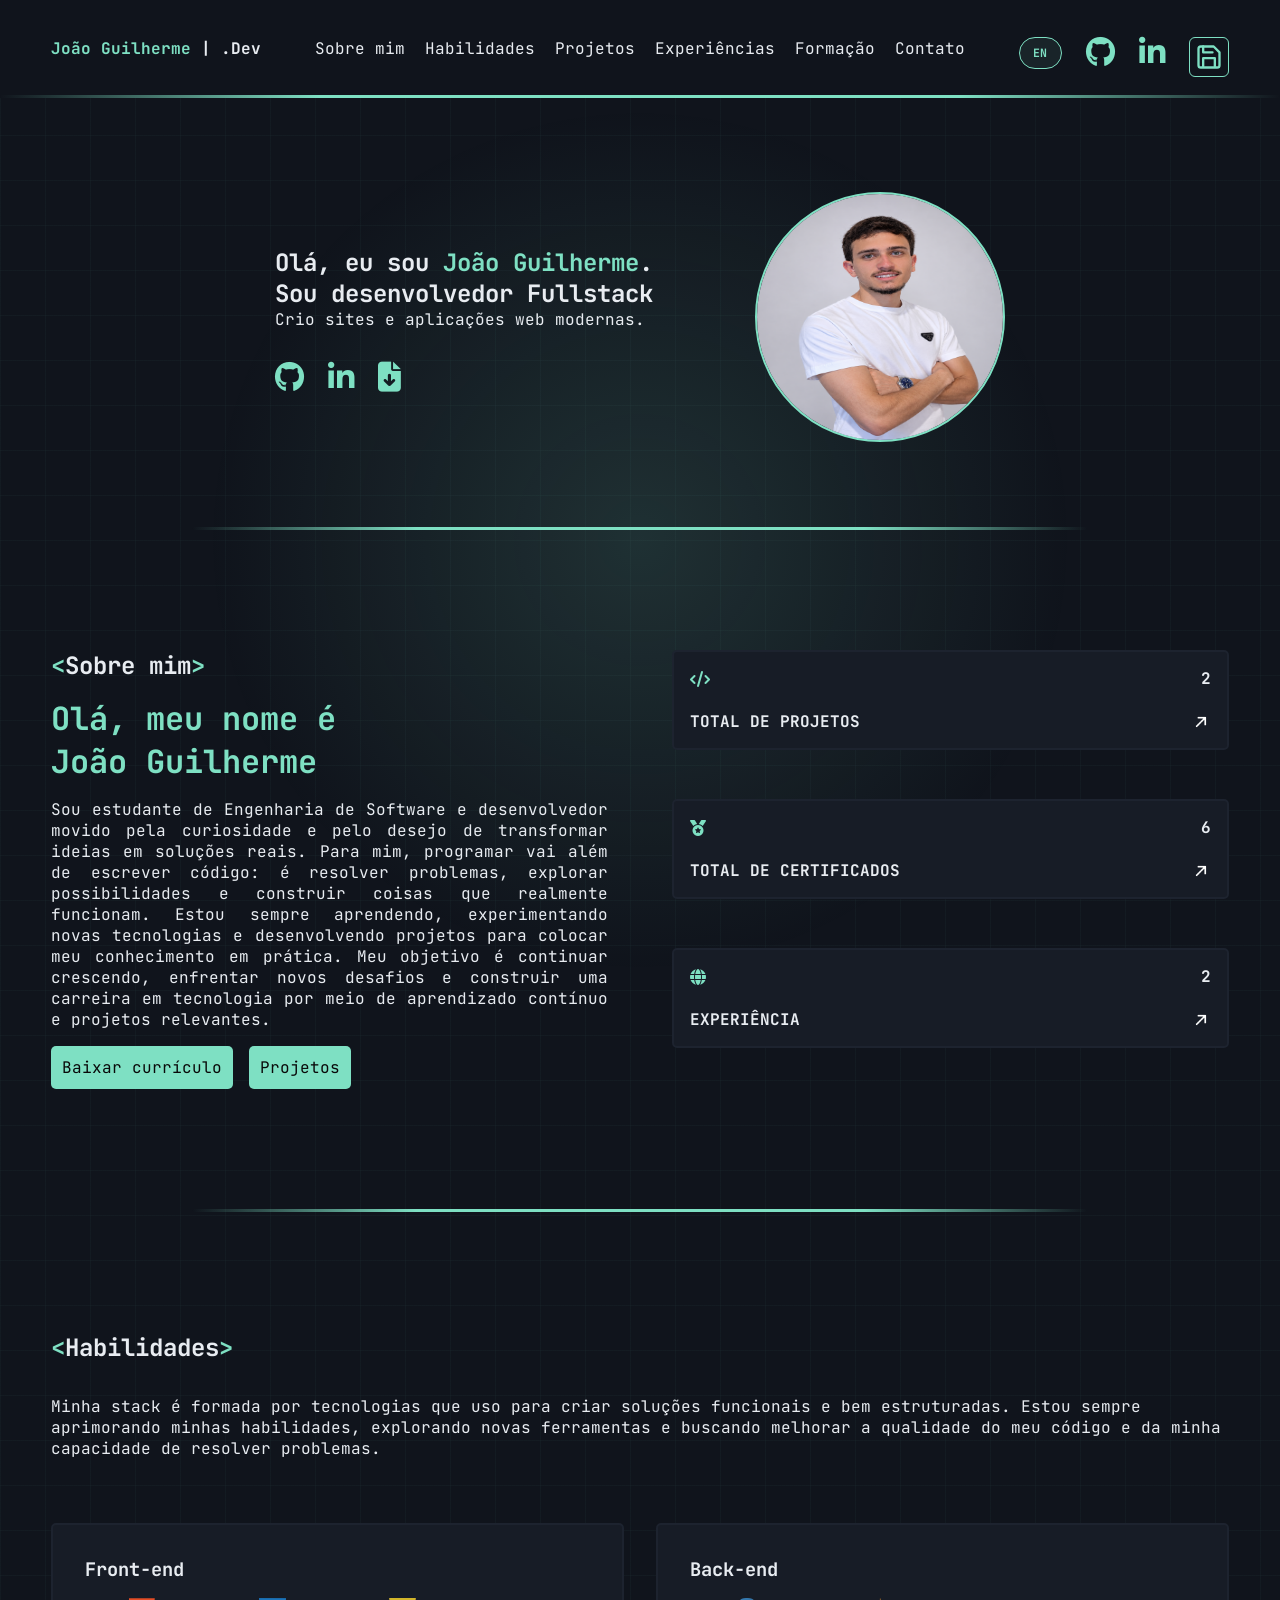
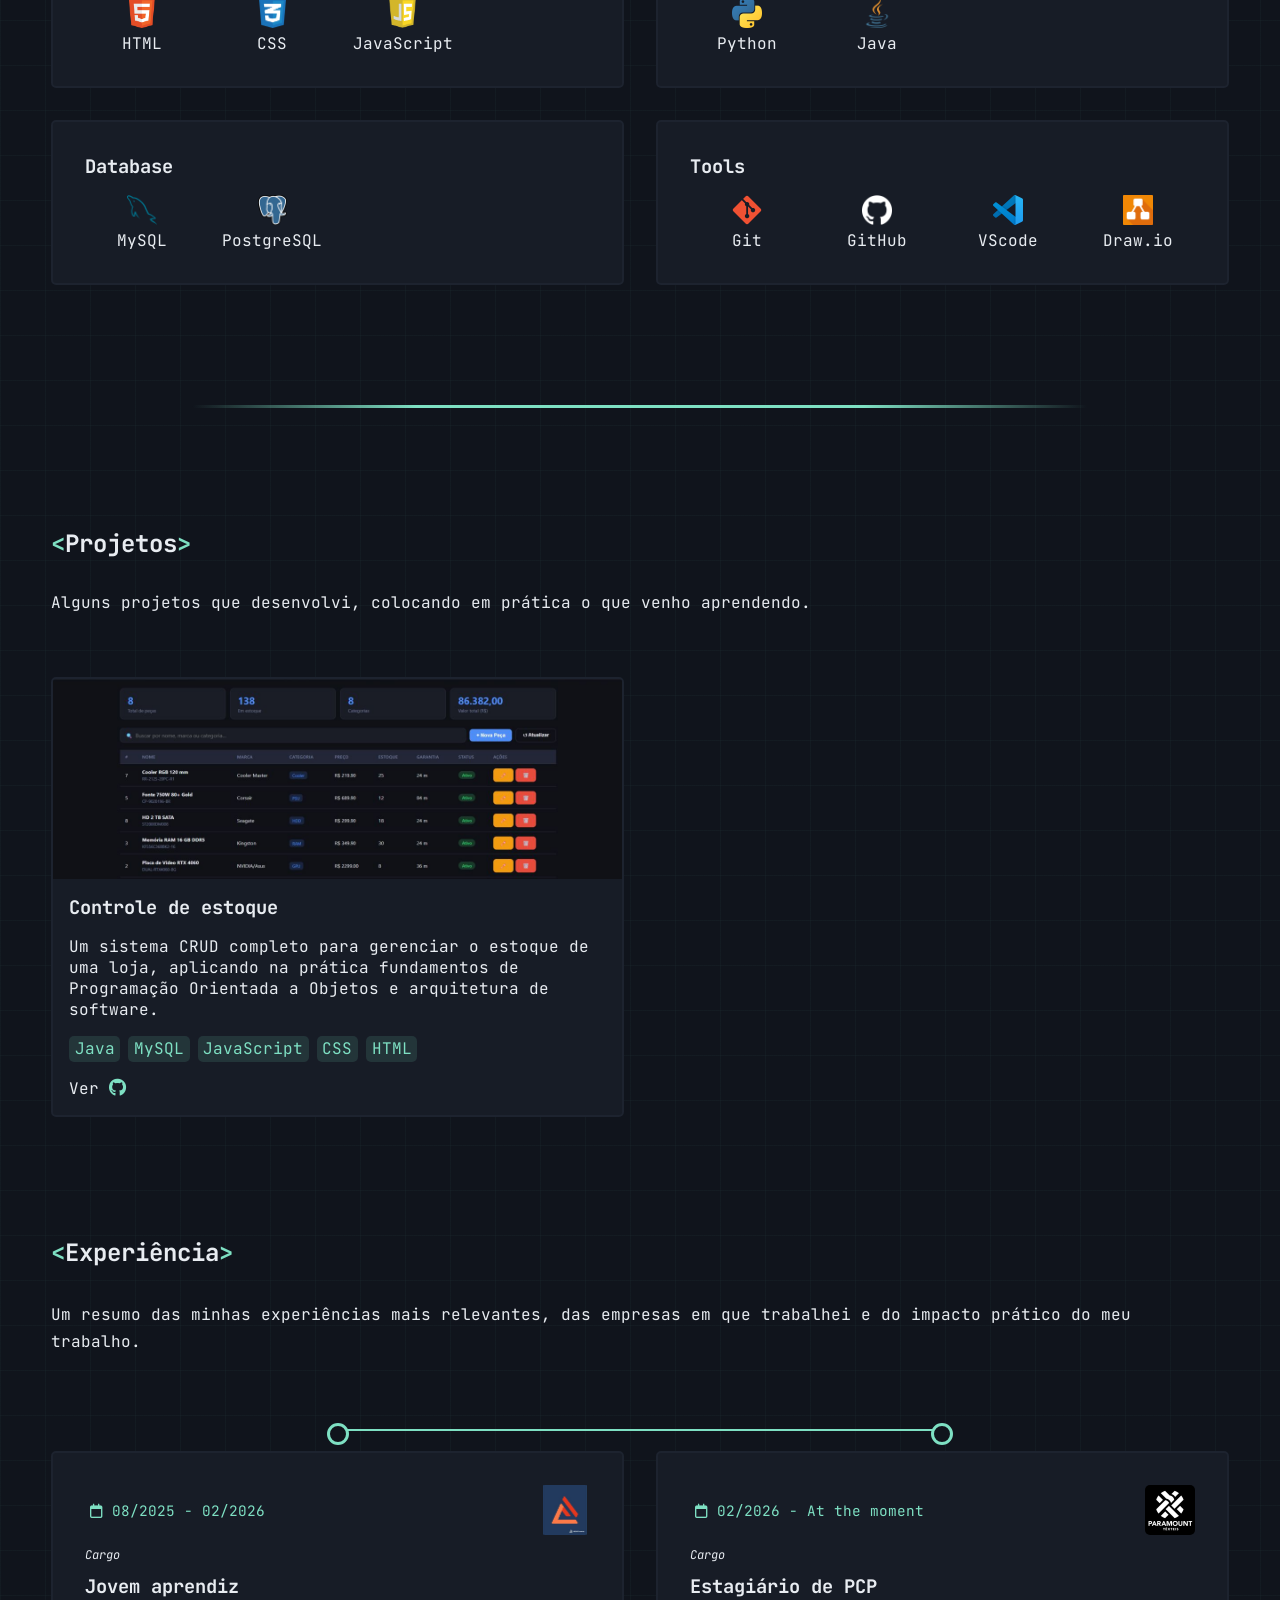
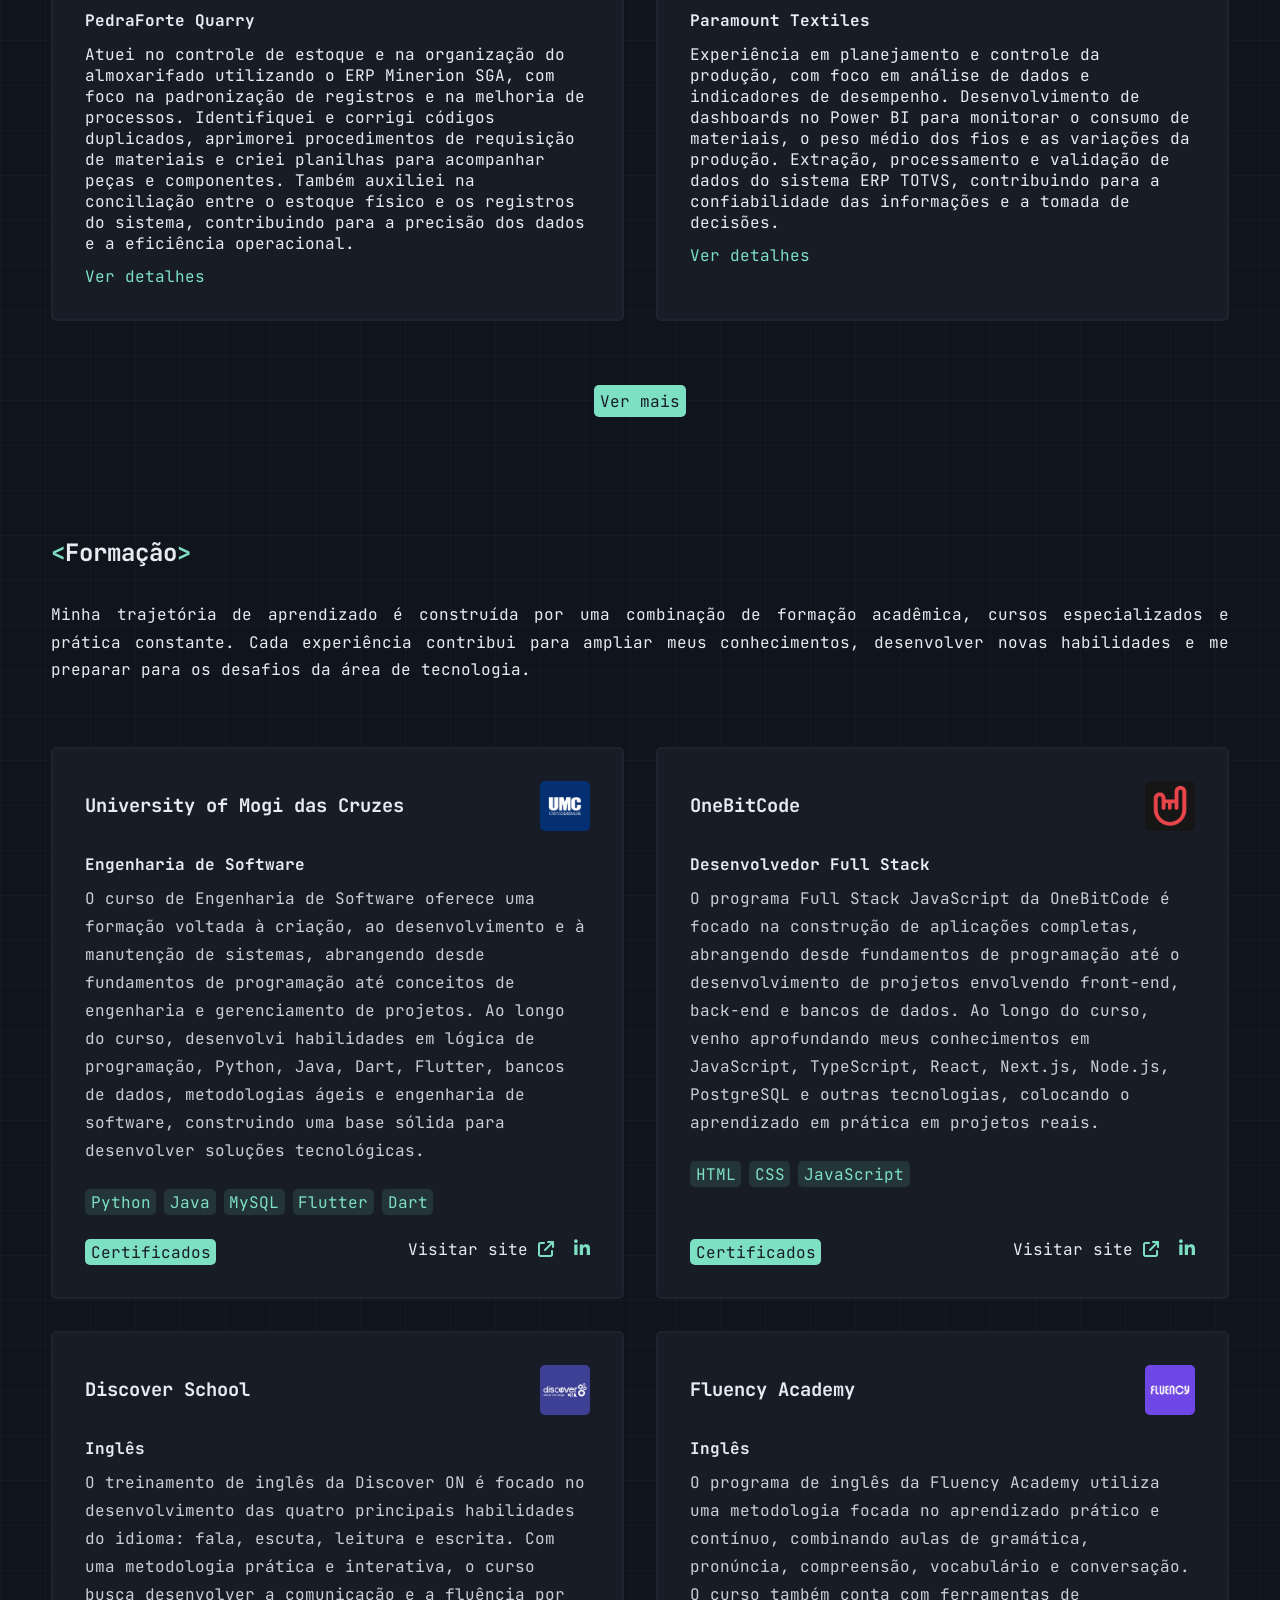
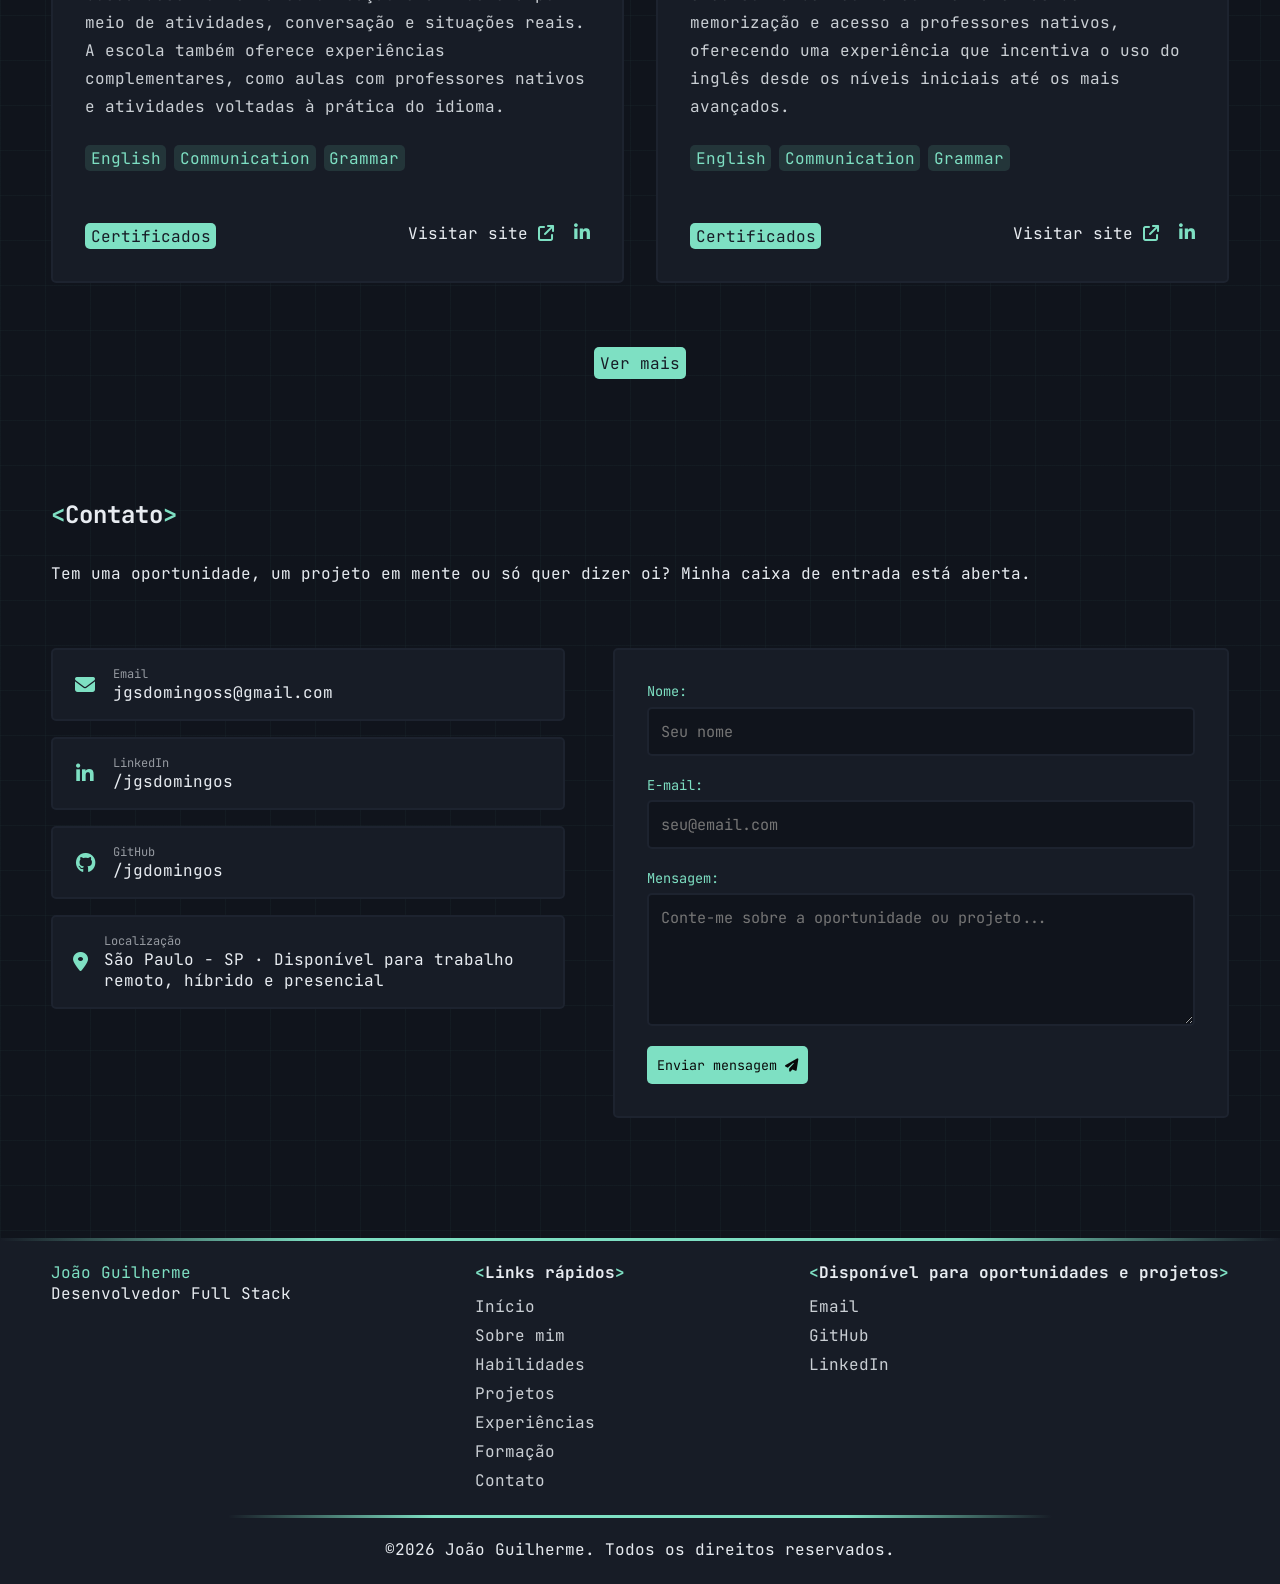
<file: index.html>
<!DOCTYPE html>
<html lang="pt">
<head>
    <meta charset="UTF-8">
    <meta name="viewport" content="width=device-width, initial-scale=1.0">
    <meta name="format-detection" content="telephone=no, date=no, email=no, address=no">
    <meta name="description" content="Portfólio de João Guilherme, desenvolvedor Full Stack focado na criação de software inteligente.">
    <meta name="author" content="João Guilherme Silva Domingos">
    <meta name="theme-color" content="#0f172a">
    <meta name="robots" content="index,follow">
    <link rel="canonical" href="https://jgdomingos.github.io/portfolio/">
    <meta property="og:type" content="website">
    <meta property="og:url" content="https://jgdomingos.github.io/portfolio/">
    <meta property="og:title" content="João Guilherme | Dev Full Stack">
    <meta property="og:description" content="Portfolio of João Guilherme, a Full Stack developer focused on creating intelligent software.">
    <meta property="og:image" content="https://jgdomingos.github.io/portfolio/assets/images/Joao-og-image.png">
    <meta property="og:image:width" content="1200">
    <meta property="og:image:height" content="630">
    <meta property="og:locale" content="pt_BR">
    <meta name="twitter:card" content="summary_large_image">
    <title>João Guilherme | Dev Full Stack</title>
    <script type="application/ld+json">
    {
        "@context": "https://schema.org",
        "@type": "Person",
        "name": "João Guilherme Silva Domingos",
        "jobTitle": "Full Stack Developer",
        "url": "https://jgdomingos.github.io/portfolio/",
        "image": "./assets/images/Joao-og-image.png",
        "sameAs": [
            "https://github.com/jgdomingos",
            "https://www.linkedin.com/in/jgsdomingos/"
        ]
    }
    </script>
    <link rel="shortcut icon" href="./assets/images/Favicon.png" type="image/x-icon">

    <!-- Link CSS -->
    <link rel="stylesheet" href="./assets/css/variables.css">
    <link rel="stylesheet" href="./assets/css/commom.css">
    <link rel="stylesheet" href="./assets/css/style.css">

    <!-- Google Fonts JetBrains -->
    <link rel="preconnect" href="https://fonts.googleapis.com">
    <link rel="preconnect" href="https://fonts.gstatic.com" crossorigin>
    <link rel="preconnect" href="https://cdnjs.cloudflare.com" crossorigin>
    <link href="https://fonts.googleapis.com/css2?family=JetBrains+Mono:ital,wght@0,100..800;1,100..800&display=swap" rel="stylesheet">

    <!-- AOS Animated -->
    <link href="https://unpkg.com/aos@2.3.1/dist/aos.css" rel="stylesheet"/>

    <!-- Font Awesome -->
    <link rel="stylesheet" href="https://cdnjs.cloudflare.com/ajax/libs/font-awesome/6.5.1/css/all.min.css">

    
    <!-- https://uiverse.io/ilkhoeri/chilly-sloth-36 -->
</head>
<body>
    <a class="skip-link" href="#main-content">Skip to content</a>
    
    <header>
        <!-- Main navigation with mobile toggle -->
        <nav>
            <p><strong><span class="brackets">João Guilherme</span> | .Dev</strong></p>

            <!-- Mobile hamburger menu -->
            <button id="navToggle" class="nav-toggle" type="button" aria-label="Abrir menu" aria-expanded="false" aria-controls="navMenu">
                <i class="fa-solid fa-bars" aria-hidden="true"></i>
            </button>

            <!-- Quick links menu -->
            <ul id="navMenu">
                <li><a class="active" href="#aboutMe" data-i18n="nav.about">Sobre mim</a></li>
                <li><a href="#skills" data-i18n="nav.skills">Habilidades</a></li>
                <li><a href="#projects" data-i18n="nav.projects">Projetos</a></li>
                <li><a href="./experiences.html" data-i18n="nav.experiences">Experiências</a></li>
                <li><a href="./educations.html" data-i18n="nav.education">Formação</a></li>
                <li><a href="#contact" data-i18n="nav.contact">Contato</a></li>
                <!-- Apenas em versões mobile -->
                <hr class="mobileOnly">
                <li class="mobileOnly"><a href="./assets/docs/Joao Guilherme Silva Domingos.pdf" target="_blank"><i class="fa-solid fa-file-arrow-down iconPrimary" aria-hidden="true" style="font-size: 18px" ></i> <span data-i18n="nav.curriculum">Currículo</span></a></li>
                <li class="mobileOnly"><a href="https://www.linkedin.com/in/jgsdomingos/?locale=pt" target="_blank"><i class="fa-brands fa-linkedin-in iconPrimary" aria-hidden="true" style="font-size: 18px"></i> LinkedIn</a></li>
                <li class="mobileOnly"><a href="https://github.com/jgdomingos" target="_blank"><i class="fa-brands fa-github iconPrimary" aria-hidden="true" style="font-size: 18px"></i> GitHub</a></li>
            </ul>

            <!-- Social media links -->
            <div class="socialIcons">
                <button id="languageToggle" type="button">PT</button>
                <a href="https://github.com/jgdomingos" target="_blank" aria-label="GitHub"><i class="fa-brands fa-github iconPrimary"></i></a>
                <a href="https://www.linkedin.com/in/jgsdomingos/?locale=pt" target="_blank" aria-label="LinkedIn"><i class="fa-brands fa-linkedin-in iconPrimary"></i></a>
                <!-- From Uiverse.io by ilkhoeri --> 
                <a class="action_has has_saved" href="./assets/docs/Joao Guilherme Silva Domingos.pdf" target="_blank" rel="noopener noreferrer" aria-label="Download CV">
                    <svg
                        aria-hidden="true"
                        xmlns="http://www.w3.org/2000/svg"
                        width="20"
                        height="20"
                        stroke-linejoin="round"
                        stroke-linecap="round"
                        stroke-width="2"
                        viewBox="0 0 24 24"
                        stroke="currentColor"
                        fill="none">
                        <path
                            d="m19,21H5c-1.1,0-2-.9-2-2V5c0-1.1.9-2,2-2h11l5,5v11c0,1.1-.9,2-2,2Z"
                            stroke-linejoin="round"
                            stroke-linecap="round"
                            data-path="box"></path>
                        <path
                            d="M7 3L7 8L15 8"
                            stroke-linejoin="round"
                            stroke-linecap="round"
                            data-path="line-top"></path>
                        <path
                            d="M17 20L17 13L7 13L7 20"
                            stroke-linejoin="round"
                            stroke-linecap="round"
                            data-path="line-bottom"></path>
                    </svg>
                </a>
            </div>

        </nav>

    </header>

    <!-- Main content -->
    <main id="main-content" tabindex="-1">
        
        <!-- Hero section with intro and profile image -->
        <section id="hero">

            <!-- Name and position -->
            <div class="hero" data-aos="fade-right" data-aos-duration="800">
                <h1><span data-i18n="hero.greeting">Olá, eu sou</span> <span class="brackets">João Guilherme</span>.<br><span data-i18n="hero.role">Sou desenvolvedor Fullstack</span></h1>
                <p data-i18n="hero.description">Crio sites e aplicações web modernas.</p>

                <div class="socialIcons">
                    <a href="https://github.com/jgdomingos" target="_blank" aria-label="GitHub"><i class="fa-brands fa-github iconPrimary"></i></a>
                    <a href="https://www.linkedin.com/in/jgsdomingos/?locale=pt" target="_blank" aria-label="LinkedIn"><i class="fa-brands fa-linkedin-in iconPrimary"></i></a>
                    <a href="./assets/docs/Joao Guilherme Silva Domingos.pdf" target="_blank"><i class="fa-solid fa-file-arrow-down iconPrimary" aria-label="Download Current"></i></a>
                </div>
            </div>

            <!-- Profile Photo -->
            <div data-aos="fade-left" data-aos-duration="800" data-aos-delay="150">
                <img src="./assets/images/Joao.png" alt="João Guilherme" width="250px" height="250px">
            </div>

            
        </section>

        <hr>

        <!-- About me -->
        <section id="aboutMe">

            <!-- About section content: intro text, description and actions -->
            <div class="infoAboutMe" data-aos="fade-right">
                <h2><span class="brackets">&lt;</span><span data-i18n="about.title">Sobre mim</span><span class="brackets">&gt;</span></h2>
                <h3><span data-i18n="about.greeting">Olá, meu nome é</span> <br>João Guilherme</h3>
                <p data-i18n="about.description">Sou estudante de Engenharia de Software e desenvolvedor movido pela curiosidade e pelo desejo de transformar ideias em soluções reais. Para mim, programar vai além de escrever código: é resolver problemas, explorar possibilidades e construir coisas que realmente funcionam. Estou sempre aprendendo, experimentando novas tecnologias e desenvolvendo projetos para colocar meu conhecimento em prática. Meu objetivo é continuar crescendo, enfrentar novos desafios e construir uma carreira em tecnologia por meio de aprendizado contínuo e projetos relevantes.</p>

                <!-- Download CV and Projects -->
                <div>
                    <a href="./assets/docs/Joao Guilherme Silva Domingos.pdf" class="btn" target="_blank" data-i18n="actions.downloadCv">Baixar currículo</a>
                    <a href="#projects" class="btn" data-i18n="actions.projects">Projetos</a>
                </div>
            </div>

            <!-- Summary cards -->
            <div class="cardsAboutMe" data-aos="fade-left">
                <!-- Total projects card -->
                 <a href="#projects">
                     <article>
                         <div>
                             <i class="fa-solid fa-code iconPrimary" aria-hidden="true"></i>
                             <p><strong>2</strong></p>
                         </div>
     
                         <div>
                             <p><strong data-i18n="summary.projects">TOTAL DE PROJETOS</strong></p>
                             <img class="arrowIcon" src="./assets/images/icons/ArrowIcon.png" alt="" loading="lazy">
                         </div>
                     </article>
                 </a>

                <!-- Total certificates card -->
                 <a href="#education">
                     <article>
                         <div>
                             <i class="fa-solid fa-medal iconPrimary" aria-hidden="true"></i>
                             <p><strong>6</strong></p>
                         </div>
     
                         <div>
                             <p><strong data-i18n="summary.certificates">TOTAL DE CERTIFICADOS</strong></p>
                             <img class="arrowIcon" src="./assets/images/icons/ArrowIcon.png" alt="" loading="lazy">
                         </div>
                     </article>
                 </a>

                <!-- Experience card -->
                 <a href="#experiences">
                     <article>
                         <div>
                             <i class="fa-solid fa-globe iconPrimary" aria-hidden="true"></i>
                             <p><strong>2</strong></p>
                         </div>
     
                         <div>
                             <p><strong data-i18n="summary.experience">EXPERIÊNCIA</strong></p>
                             <img class="arrowIcon" src="./assets/images/icons/ArrowIcon.png" alt="" loading="lazy">
                         </div>
                     </article>
                 </a>
            </div>

        </section>

        <hr>

        <!-- Skills -->
        <section id="skills">

            <!-- Skills introduction -->
            <h2><span class="brackets">&lt;</span><span data-i18n="skills.title">Habilidades</span><span class="brackets">&gt;</span></h2>
            <p data-i18n="skills.description">Minha stack é formada por tecnologias que uso para criar soluções funcionais e bem estruturadas. Estou sempre aprimorando minhas habilidades, explorando novas ferramentas e buscando melhorar a qualidade do meu código e da minha capacidade de resolver problemas.</p>

            <!-- Skill cards -->
            <div class="skills">

                <!-- Front-end skills -->
                    <article class="cardSkills" data-aos="fade-up" data-aos-delay="0">
                    <h3>Front-end</h3>
                    
                    <!-- HTML -->
                    <div>
                        <img src="./assets/images/technologies/HTML5.png" alt="HTML" loading="lazy">
                        <p>HTML</p>
                    </div>
                    <!-- CSS -->
                    <div>
                        <img src="./assets/images/technologies/CSS3.png" alt="CSS" loading="lazy">
                        <p>CSS</p>
                    </div>
                    <!-- JavaScript -->
                    <div>
                        <img src="./assets/images/technologies/JavaScript.png" alt="JavaScript" loading="lazy">
                        <p>JavaScript</p>
                    </div>
                </article>

                <!-- Back-end skills -->
                <article class="cardSkills" data-aos="fade-up" data-aos-delay="100">
                    <h3>Back-end</h3>

                    <!-- Python -->
                    <div>
                        <img src="./assets/images/technologies/Python.png" alt="Python" width="300" height="300" loading="lazy">
                        <p>Python</p>
                    </div>
                    <!-- Java -->
                    <div>
                        <img src="./assets/images/technologies/Java.png" alt="Java" loading="lazy">
                        <p>Java</p>
                    </div>
                </article>

                <!-- Database skills -->
                <article class="cardSkills" data-aos="fade-up" data-aos-delay="200">
                    <h3>Database</h3>

                    <!-- MySQL -->
                    <div>
                        <img src="./assets/images/technologies/MySQL.png" alt="MySQL" loading="lazy">
                        <p>MySQL</p>
                    </div>
                    <!-- PostgreSQL -->
                    <div>
                        <img src="./assets/images/technologies/PostgreSQL.webp" alt="PostgreSQL" loading="lazy">
                        <p>PostgreSQL</p>
                    </div>
                </article>

                <!-- Tools -->
                <article class="cardSkills" data-aos="fade-up" data-aos-delay="300">
                    <h3>Tools</h3>

                    <!-- Git -->
                    <div>
                        <img src="./assets/images/technologies/GitIcon.webp" alt="Git" loading="lazy">
                        <p>Git</p>
                    </div>
                    <!-- GitHub -->
                    <div>
                        <img class="githubSkillIcon" src="./assets/images/technologies/GitHub.png" alt="GitHub" loading="lazy">
                        <p>GitHub</p>
                    </div>
                    <!-- VsCode -->
                    <div>
                        <img src="./assets/images/technologies/VSCode.webp" alt="Vscode" loading="lazy">
                        <p>VScode</p>
                    </div>
                    <!-- Draw.io -->
                    <div>
                        <img src="./assets/images/technologies/Drawio.webp" alt="Draw.io" loading="lazy">
                        <p>Draw.io</p>
                    </div>
                </article>
            </div>

        </section>

        <hr>

        <!-- Projects -->
        <section id="projects">
            <!-- Projects introduction -->
            <h2><span class="brackets">&lt;</span><span data-i18n="projects.title">Projetos</span><span class="brackets">&gt;</span></h2>
            <p data-i18n="projects.description">Alguns projetos que desenvolvi, colocando em prática o que venho aprendendo.</p>

            <!-- Project cards -->
            <div class="projectsCards">

                <!-- Inventory control CRUD project -->
                <article class="cardProject" data-aos="zoom-in-up">
                    <img src="./assets/images/Projects/Estoque.jpg" alt="Project Preview" loading="lazy">
                    <!-- Project Info -->
                    <div class="projectInfo">
                        <!-- Name and Summary -->
                        <h3 data-i18n="projects.inventory.title">Controle de estoque</h3>
                        <p data-i18n="projects.inventory.description">Um sistema CRUD completo para gerenciar o estoque de uma loja, aplicando na prática fundamentos de Programação Orientada a Objetos e arquitetura de software.</p>
                        <!-- Project Skills -->
                        <div class="skillsProjectList">
                            <span class="skillsProject">Java</span>
                            <span class="skillsProject">MySQL</span>
                            <span class="skillsProject">JavaScript</span>
                            <span class="skillsProject">CSS</span>
                            <span class="skillsProject">HTML</span>
                        </div>
                        <!-- Link GitHub and Project -->
                        <div>
                            <a href="https://www.linkedin.com/feed/update/urn:li:activity:7502845742156410880/" target="_blank" data-i18n="actions.view">Ver</a>
                            <a href="https://github.com/jgdomingos/loja-pecas-java" target="_blank" aria-label="GitHub"><i class="fa-brands fa-github iconPrimary" style="font-size: 18px"></i></a>
                        </div>
                    </div>
                </article>

                <!-- Outro projeto (só fazer igual o de cima) -->

            </div>

        </section>

        <!-- Experiences -->
        <section id="experiences">
            <!-- Experience introduction -->
            <h2><span class="brackets">&lt;</span><span data-i18n="experience.title">Experiência</span><span class="brackets">&gt;</span></h2>
            <p data-i18n="experience.description">Um resumo das minhas experiências mais relevantes, das empresas em que trabalhei e do impacto prático do meu trabalho.</p>

            <!-- Experience timeline for professional background -->
            <div class="timeline">

                <!-- Pedra Forte Quarry -->
                <article class="timeLineItem" data-aos="fade-right">
                    <!-- Date and Logo -->
                    <div class="work">
                        <span class="timeLineDate"><i class="fa-regular fa-calendar"></i> 08/2025 - 02/2026</span>
                        <img src="./assets/images/Work/Quarry.jpg" alt="PedraForte" loading="lazy">
                    </div>
                    <!-- Position, company name and summary -->
                    <p style="font-size: 12px;"><i data-i18n="experience.position">Cargo</i></p>
                    <h3 data-i18n="experience.quarry.role">Jovem aprendiz</h3>
                    <h4>PedraForte Quarry</h4>
                    <p data-i18n="experience.quarry.description">Atuei no controle de estoque e na organização do almoxarifado utilizando o ERP Minerion SGA, com foco na padronização de registros e na melhoria de processos. Identifiquei e corrigi códigos duplicados, aprimorei procedimentos de requisição de materiais e criei planilhas para acompanhar peças e componentes. Também auxiliei na conciliação entre o estoque físico e os registros do sistema, contribuindo para a precisão dos dados e a eficiência operacional.</p>
                    <a href="./experiences.html#pedraForte"><span class="brackets">Ver detalhes</span></a>
                </article>

                <!-- Paramount Textiles -->
                 <article class="timeLineItem" data-aos="fade-left" data-aos-delay="150">
                    <!-- Data and Logo -->
                    <div class="work">
                        <span class="timeLineDate"><i class="fa-regular fa-calendar"></i> 02/2026 - At the moment</span>
                        <img src="./assets/images/Work/Paramount.jpg" alt="Paramount" loading="lazy">
                    </div>
                    <!-- Position, company name and summary -->
                    <p style="font-size: 12px;"><i data-i18n="experience.position">Cargo</i></p>
                    <h3 data-i18n="experience.paramount.role">Estagiário de PCP</h3>
                    <h4>Paramount Textiles</h4>
                    <p data-i18n="experience.paramount.description">Experiência em planejamento e controle da produção, com foco em análise de dados e indicadores de desempenho. Desenvolvimento de dashboards no Power BI para monitorar o consumo de materiais, o peso médio dos fios e as variações da produção. Extração, processamento e validação de dados do sistema ERP TOTVS, contribuindo para a confiabilidade das informações e a tomada de decisões.</p>
                    <a href="./experiences.html#paramount"><span class="brackets">Ver detalhes</span></a>
                 </article>

            </div>

            <!-- Link to learn more -->
            <a href="./experiences.html" class="seeMore" data-i18n="actions.seeMore">Ver mais</a>

        </section>

        <!-- Education -->
        <section id="education">
            <!-- Education introduction -->
            <h2><span class="brackets">&lt;</span><span data-i18n="education.title">Formação</span><span class="brackets">&gt;</span></h2>
            <p data-i18n="education.description">Minha trajetória de aprendizado é construída por uma combinação de formação acadêmica, cursos especializados e prática constante. Cada experiência contribui para ampliar meus conhecimentos, desenvolver novas habilidades e me preparar para os desafios da área de tecnologia.</p>

            <!-- Education cards -->
            <div>

                <!-- UMC -->
                <article class="cardSchool" data-aos="fade-up" data-aos-delay="0">
                    <!-- Name and Logo -->
                    <div class="school">
                        <h3>University of Mogi das Cruzes</h3>
                        <img src="./assets/images/Schools/UMC.png" alt="UMC" loading="lazy">
                    </div>
                    
                    <!-- Course overview -->
                    <div>
                        <h4 data-i18n="education.umc.course">Engenharia de Software</h4>
                        <p data-i18n="education.umc.description">O curso de Engenharia de Software oferece uma formação voltada à criação, ao desenvolvimento e à manutenção de sistemas, abrangendo desde fundamentos de programação até conceitos de engenharia e gerenciamento de projetos. Ao longo do curso, desenvolvi habilidades em lógica de programação, Python, Java, Dart, Flutter, bancos de dados, metodologias ágeis e engenharia de software, construindo uma base sólida para desenvolver soluções tecnológicas.</p>
                    </div>

                    <!-- Course Skills -->
                    <div>
                        <span class="skillsEducation">Python</span>
                        <span class="skillsEducation">Java</span>
                        <span class="skillsEducation">MySQL</span>
                        <span class="skillsEducation">Flutter</span>
                        <span class="skillsEducation">Dart</span>
                    </div>

                    <!-- Social -->
                    <div  class="social">
                        <a href="educations.html#umc" class="btnEducation" data-i18n="actions.certificates">Certificados</a>
                        <a href="https://www.umc.br/" target="_blank" class="visitSite"><span data-i18n="actions.visitSite">Visitar site</span> <i class="fa-solid fa-arrow-up-right-from-square iconPrimary"></i></a>
                        <a href="https://www.linkedin.com/school/universidade-de-mogi-das-cruzes/home/" target="_blank" aria-label="LinkedIn"><i class="fa-brands fa-linkedin-in iconPrimary" style="font-size: 18px"></i></a>
                    </div>
                </article>

                <!-- OneBitCode -->
                <article class="cardSchool" data-aos="fade-up" data-aos-delay="100">
                    <!-- Name and Logo -->
                    <div class="school">
                        <h3>OneBitCode</h3>
                        <img src="./assets/images/Schools/OneBitCode.png" alt="OneBitCode" loading="lazy">
                    </div>

                    <!-- Course overview -->
                    <div>
                        <h4 data-i18n="education.onebitcode.course">Desenvolvedor Full Stack</h4>
                        <p data-i18n="education.onebitcode.description">O programa Full Stack JavaScript da OneBitCode é focado na construção de aplicações completas, abrangendo desde fundamentos de programação até o desenvolvimento de projetos envolvendo front-end, back-end e bancos de dados. Ao longo do curso, venho aprofundando meus conhecimentos em JavaScript, TypeScript, React, Next.js, Node.js, PostgreSQL e outras tecnologias, colocando o aprendizado em prática em projetos reais.</p>
                    </div>

                    <!-- Course skills -->
                    <div>
                        <span class="skillsEducation">HTML</span>
                        <span class="skillsEducation">CSS</span>
                        <span class="skillsEducation">JavaScript</span>
                    </div>

                    <!-- Social -->
                     <div  class="social">
                        <a href="educations.html#oneBitCode" class="btnEducation" data-i18n="actions.certificates">Certificados</a>
                        <a href="https://onebitcode.com/" target="_blank" class="visitSite"><span data-i18n="actions.visitSite">Visitar site</span> <i class="fa-solid fa-arrow-up-right-from-square iconPrimary"></i></a>
                        <a href="https://www.linkedin.com/school/onebitcode/home/" target="_blank" aria-label="LinkedIn"><i class="fa-brands fa-linkedin-in iconPrimary" style="font-size: 18px"></i></a>
                     </div>
                </article>

                <!-- Discover -->
                <article class="cardSchool" data-aos="fade-up" data-aos-delay="200">
                    <!-- Name and Logo -->
                    <div class="school">
                        <h3>Discover School</h3>
                        <img src="./assets/images/Schools/Discover" alt="Discover" loading="lazy">
                    </div>

                    <!-- Course overview -->
                    <div>
                        <h4 data-i18n="education.discover.course">Inglês</h4>
                        <p data-i18n="education.discover.description">O treinamento de inglês da Discover ON é focado no desenvolvimento das quatro principais habilidades do idioma: fala, escuta, leitura e escrita. Com uma metodologia prática e interativa, o curso busca desenvolver a comunicação e a fluência por meio de atividades, conversação e situações reais. A escola também oferece experiências complementares, como aulas com professores nativos e atividades voltadas à prática do idioma.</p>
                    </div>

                    <!-- Course skills -->
                    <div>
                        <span class="skillsEducation">English</span>
                        <span class="skillsEducation">Communication</span>
                        <span class="skillsEducation">Grammar</span>
                    </div>

                    <!-- Social -->
                    <div  class="social">
                        <a href="educations.html#discover" class="btnEducation" data-i18n="actions.certificates">Certificados</a>
                        <a href="https://escoladiscover.com.br/" target="_blank" class="visitSite"><span data-i18n="actions.visitSite">Visitar site</span> <i class="fa-solid fa-arrow-up-right-from-square iconPrimary"></i></a>
                        <a href="https://www.linkedin.com/company/discoveron/home/" target="_blank" aria-label="LinkedIn"><i class="fa-brands fa-linkedin-in iconPrimary" style="font-size: 18px"></i></a>
                    </div>
                </article>

                <!-- Fluency Academy -->
                <article class="cardSchool" data-aos="fade-up" data-aos-delay="300">
                    <!-- Name and Logo -->
                    <div class="school">
                        <h3>Fluency Academy</h3>
                        <img src="./assets/images/Schools/Fluency.png" alt="Fluency Academy" loading="lazy">
                    </div>

                    <!-- Course overview -->
                    <div>
                        <h4 data-i18n="education.fluency.course">Inglês</h4>
                        <p data-i18n="education.fluency.description">O programa de inglês da Fluency Academy utiliza uma metodologia focada no aprendizado prático e contínuo, combinando aulas de gramática, pronúncia, compreensão, vocabulário e conversação. O curso também conta com ferramentas de memorização e acesso a professores nativos, oferecendo uma experiência que incentiva o uso do inglês desde os níveis iniciais até os mais avançados.</p>
                    </div>

                    <!-- Course Skills -->
                    <div>
                        <span class="skillsEducation">English</span>
                        <span class="skillsEducation">Communication</span>
                        <span class="skillsEducation">Grammar</span>
                    </div>

                    <!-- Social -->
                    <div class="social">
                        <a href="educations.html#fluency" class="btnEducation" data-i18n="actions.certificates">Certificados</a>
                        <a href="https://megahub.fluency.io/fa/primeira-turma/matriculas-geral" target="_blank" class="visitSite"><span data-i18n="actions.visitSite">Visitar site</span> <i class="fa-solid fa-arrow-up-right-from-square iconPrimary"></i></a>
                        <a href="https://www.linkedin.com/company/fluencyacademy/home/" target="_blank" aria-label="LinkedIn"><i class="fa-brands fa-linkedin-in iconPrimary" style="font-size: 18px"></i></a>
                    </div>
                </article>

            </div>
            <!-- Link to learn more -->
            <a href="educations.html" class="seeMore" data-i18n="actions.seeMore">Ver mais</a>
            
        </section>

        <!-- Contact -->
        <section id="contact">
            <!-- Contact introduction -->
            <h2><span class="brackets">&lt;</span><span data-i18n="contact.title">Contato</span><span class="brackets">&gt;</span></h2>
            <p data-i18n="contact.description">Tem uma oportunidade, um projeto em mente ou só quer dizer oi? Minha caixa de entrada está aberta.</p>

            <!-- Contact cards -->
            <div class="contactGrid">

                <!-- Quick contact -->
                    <div class="contactInfo" data-aos="fade-right">

                    <!-- Email -->
                    <div class="contactItem">
                        <i class="fa-solid fa-envelope iconPrimary" aria-hidden="true"></i>
                        <div>
                            <span>Email</span>
                            <a href="mailto:jgsdomingoss@gmail.com">jgsdomingoss@gmail.com</a>
                        </div>
                    </div>

                    <!-- LinkedIn -->
                    <div class="contactItem">
                        <i class="fa-brands fa-linkedin-in iconPrimary" aria-hidden="true"></i>
                        <div>
                            <span>LinkedIn</span>
                            <a href="https://www.linkedin.com/in/jgsdomingos/?locale=pt" target="_blank">/jgsdomingos</a>
                        </div>
                    </div>

                    <!-- GitHub -->
                    <div class="contactItem">
                        <i class="fa-brands fa-github iconPrimary" aria-hidden="true"></i>
                        <div>
                            <span>GitHub</span>
                            <a href="https://github.com/jgdomingos" target="_blank">/jgdomingos</a>
                        </div>
                    </div>

                    <!-- Location -->
                    <div class="contactItem">
                        <i class="fa-solid fa-location-dot iconPrimary" aria-hidden="true"></i>
                        <div>
                            <span data-i18n="contact.location">Localização</span>
                            <p data-i18n="contact.locationDescription">São Paulo - SP · Disponível para trabalho remoto, híbrido e presencial</p>
                        </div>
                    </div>
                </div>

                <form id="contactForm" class="contactForm" data-aos="fade-left" data-aos-delay="150">

                    <!-- Name field -->
                    <div>
                        <label for="name" data-i18n="contact.name">Nome:</label>
                        <input type="text" id="name" name="name" required placeholder="Seu nome" data-i18n-placeholder="contact.namePlaceholder">
                    </div>

                    <!-- Email field -->
                    <div>
                        <label for="email" data-i18n="contact.email">E-mail:</label>
                        <input type="email" id="email" name="email" required placeholder="seu@email.com" data-i18n-placeholder="contact.emailPlaceholder">
                    </div>

                    <!-- Message field -->
                     <div>
                        <label for="message" data-i18n="contact.message">Mensagem:</label>
                            <textarea id="message" name="message" rows="5" required placeholder="Conte-me sobre a oportunidade ou projeto..." data-i18n-placeholder="contact.messagePlaceholder"></textarea>
                     </div>

                     <!-- Submit button -->
                     <button type="submit" class="btn"><span data-i18n="contact.send">Enviar mensagem</span> <i class="fa-solid fa-paper-plane" aria-hidden="true"></i></button>
                </form>

            </div>

        </section>

    </main>

    <!-- Footer -->
    <footer id="footer">
        <div class="footerGrid">

            <div data-aos="fade-up">
                <p><span class="brackets">João Guilherme</span></p>
                <p data-i18n="footer.role">Desenvolvedor Full Stack</p>
            </div>

            <!-- Quick Links -->
            <div data-aos="fade-up" data-aos-delay="100">
                <p><strong><span class="brackets">&lt;</span><span data-i18n="footer.quickLinks">Links rápidos</span><span class="brackets">&gt;</span></strong></p>
                <ul>
                    <li><a href="#hero" data-i18n="nav.home">Início</a></li>
                    <li><a href="#aboutMe" data-i18n="nav.about">Sobre mim</a></li>
                    <li><a href="#skills" data-i18n="nav.skills">Habilidades</a></li>
                    <li><a href="#projects" data-i18n="nav.projects">Projetos</a></li>
                    <li><a href="./experiences.html" data-i18n="nav.experiences">Experiências</a></li>
                    <li><a href="./educations.html" data-i18n="nav.education">Formação</a></li>
                    <li><a href="#contact" data-i18n="nav.contact">Contato</a></li>
                </ul>
            </div>

            <!-- Quick contact -->
            <div data-aos="fade-up" data-aos-delay="200">
                <p><strong><span class="brackets">&lt;</span><span data-i18n="footer.availability">Disponível para oportunidades e projetos</span><span class="brackets">&gt;</span></strong></p>
                <ul>
                    <li><a href="mailto:jgsdomingoss@gmail.com">Email</a></li>
                    <li><a href="https://github.com/jgdomingos" target="_blank">GitHub</a></li>
                    <li><a href="https://www.linkedin.com/in/jgsdomingos/?locale=pt" target="_blank">LinkedIn</a></li>
                </ul>
            </div>

        </div>

        <!-- Rights -->
        <hr>
        <br>
        <p data-i18n="footer.copyright">©2026 João Guilherme. Todos os direitos reservados.</p>
    </footer>

    <a href="#hero" class="btnTop" id="btnTop"><i class="fa-solid fa-angle-up"></i></a>

    <!-- Link JavaSript -->
    <script src="./assets/js/script.js"></script>

    <!-- AOS Animated -->
    <script src="https://unpkg.com/aos@2.3.1/dist/aos.js"></script>
    <script>
        AOS.init({
            duration: 700,
            easing: "ease-out-cubic",
            offset: 80,
            once: true,
            anchorPlacement: "top-bottom",
            disable: () => window.matchMedia("(prefers-reduced-motion: reduce)").matches
        });
    </script>

</body>
</html>
</file>
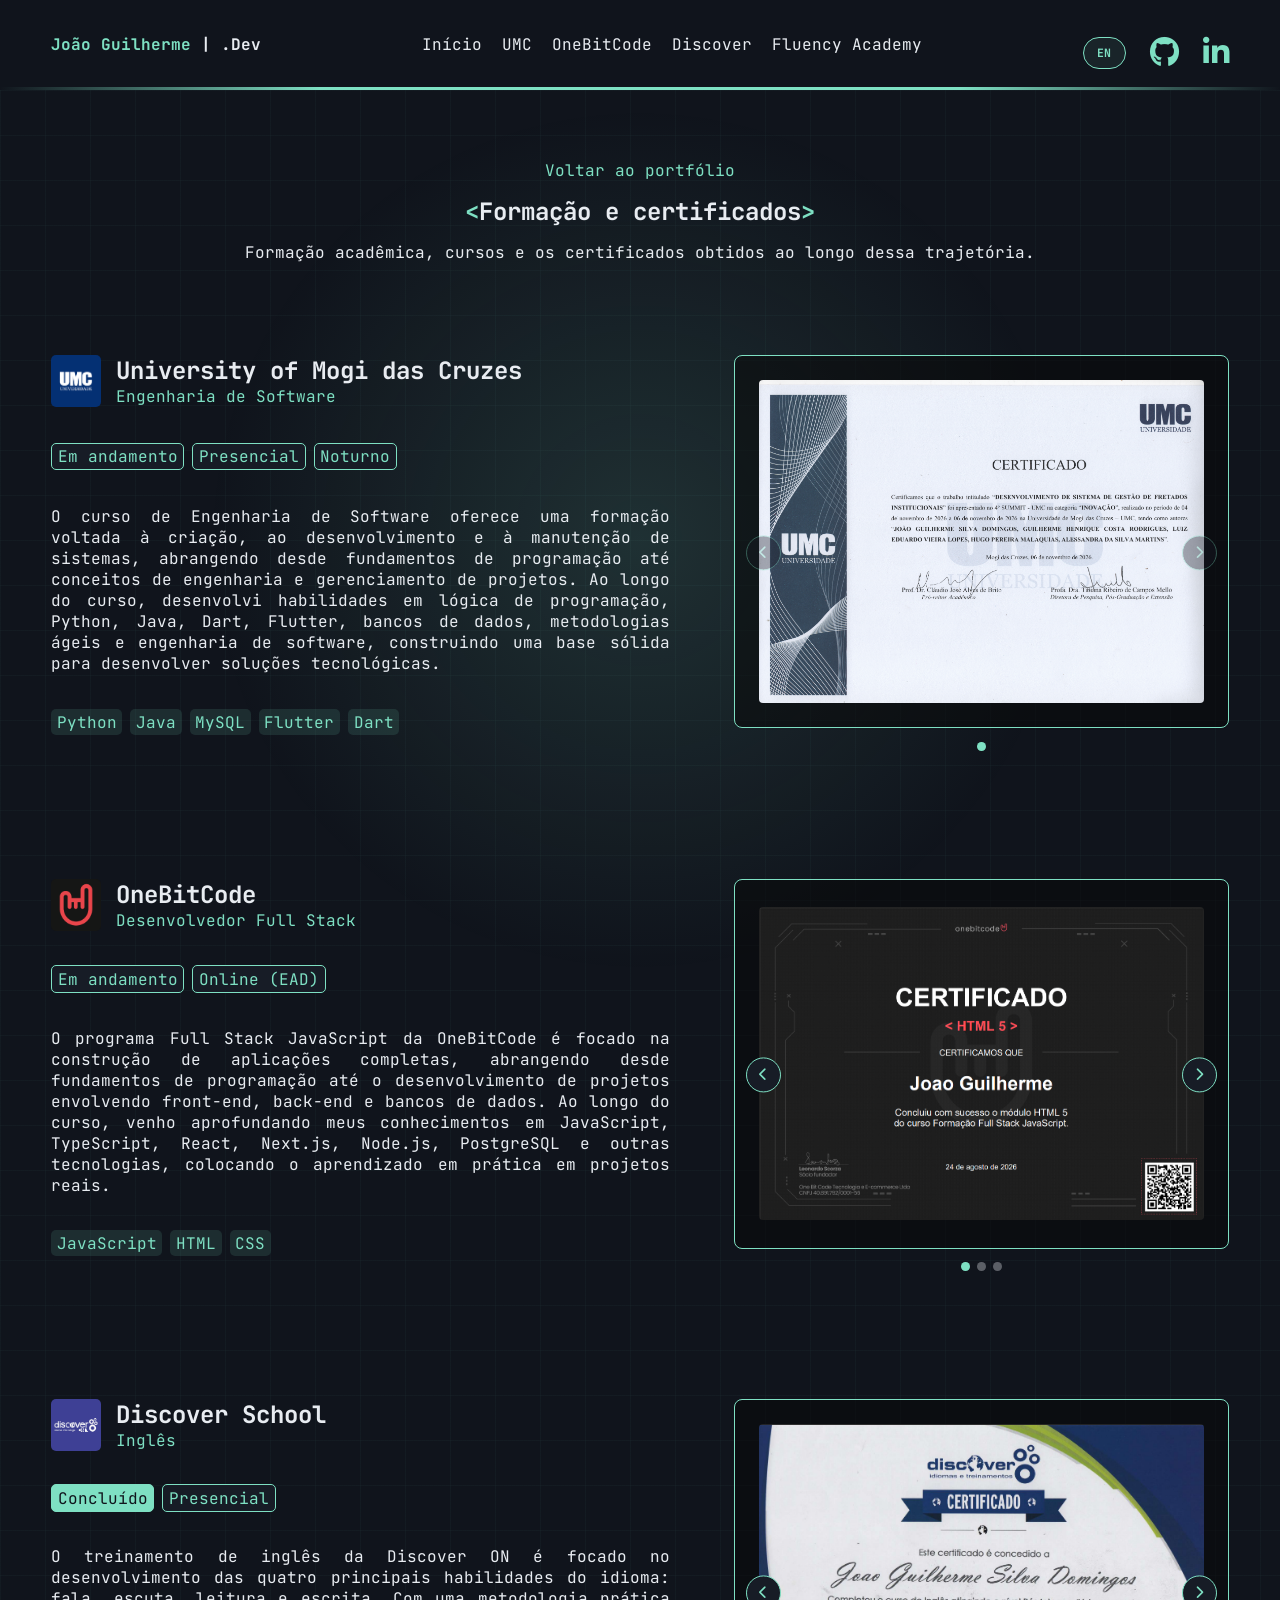
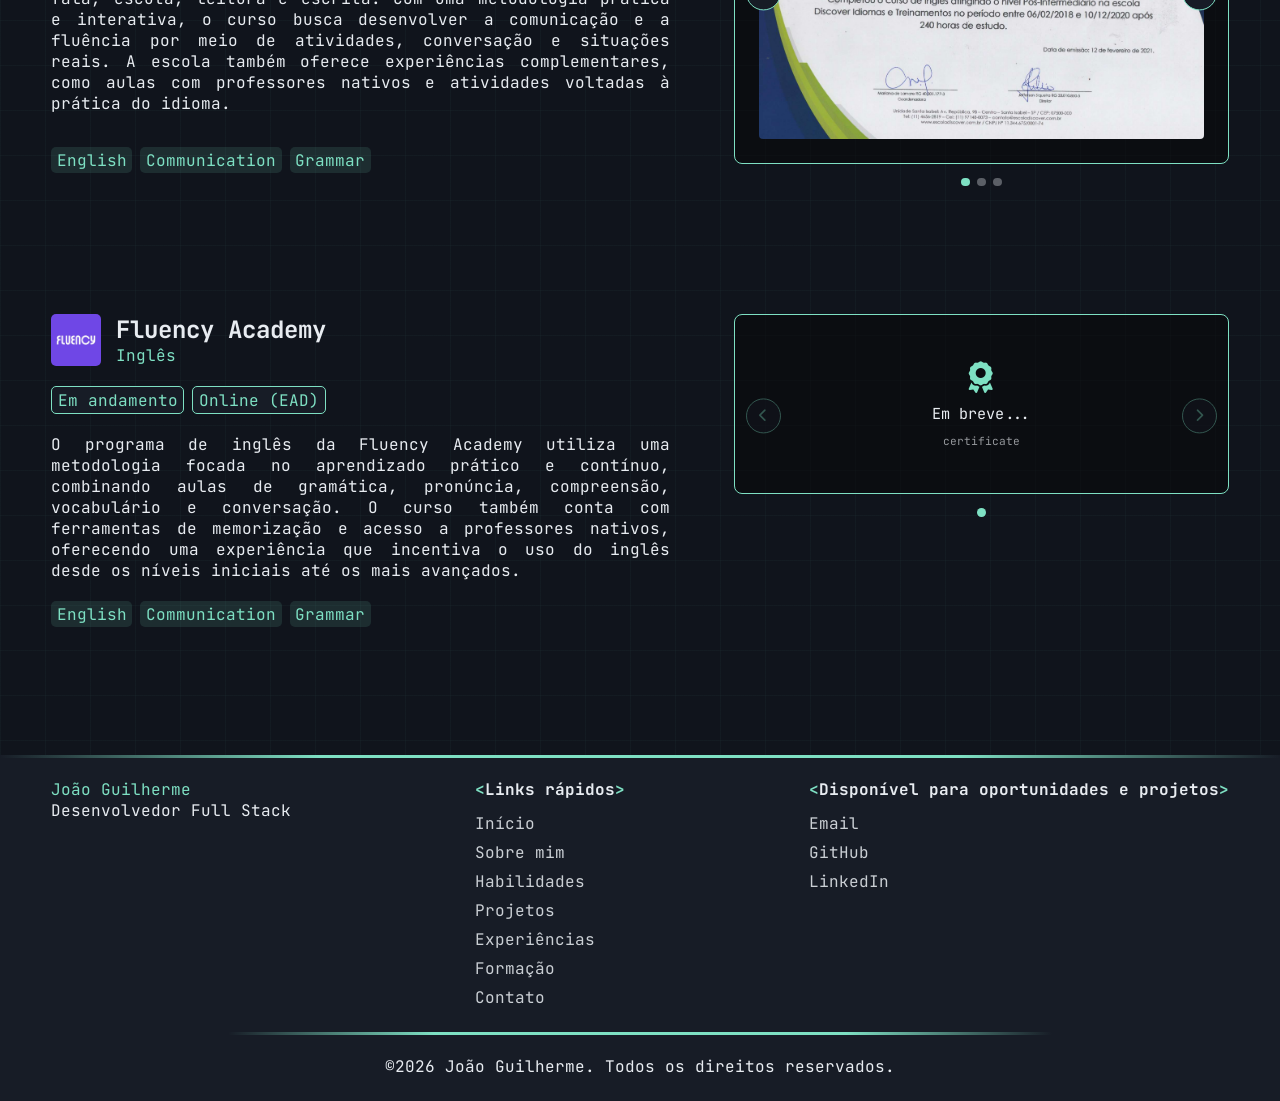
<file: educations.html>
<!DOCTYPE html>
<html lang="pt">
<head>
    <meta charset="UTF-8">
    <meta name="viewport" content="width=device-width, initial-scale=1.0">
    <meta name="format-detection" content="telephone=no, date=no, email=no, address=no">
    <meta name="description" content="Formação acadêmica, cursos e certificados de João Guilherme, desenvolvedor Full Stack.">
    <meta name="author" content="João Guilherme Silva Domingos">
    <meta name="theme-color" content="#0f172a">
    <meta name="robots" content="index,follow">
    <link rel="canonical" href="https://jgdomingos.github.io/portfolio/educations.html">
    <meta property="og:type" content="website">
    <meta property="og:url" content="https://jgdomingos.github.io/portfolio/educations.html">
    <meta property="og:title" content="João Guilherme | Formação e certificados">
    <meta property="og:description" content="Formação acadêmica, cursos e certificados de João Guilherme, desenvolvedor Full Stack.">
    <meta property="og:image" content="https://jgdomingos.github.io/portfolio/assets/images/Joao-og-image.png">
    <meta property="og:image:width" content="1200">
    <meta property="og:image:height" content="630">
    <meta property="og:locale" content="pt_BR">
    <meta name="twitter:card" content="summary_large_image">
    <title>João Guilherme | Formação e certificados</title>
    <script type="application/ld+json">
    {
        "@context": "https://schema.org",
        "@type": "Person",
        "name": "João Guilherme Silva Domingos",
        "jobTitle": "Full Stack Developer",
        "url": "https://jgdomingos.github.io/portfolio/",
        "image": "./assets/images/Joao-og-image.png",
        "sameAs": [
            "https://github.com/jgdomingos",
            "https://www.linkedin.com/in/jgsdomingos/"
        ]
    }
    </script>
    <link rel="shortcut icon" href="./assets/images/Favicon.png" type="image/x-icon">

    <!-- Page styles -->
    <!-- Link CSS -->
    <link rel="stylesheet" href="./assets/css/variables.css">
    <link rel="stylesheet" href="./assets/css/commom.css">
    <link rel="stylesheet" href="./assets/css/educations.css">

    <!-- Google Fonts JetBrains -->
    <link rel="preconnect" href="https://fonts.googleapis.com">
    <link rel="preconnect" href="https://fonts.gstatic.com" crossorigin>
    <link rel="preconnect" href="https://cdnjs.cloudflare.com" crossorigin>
    <link href="https://fonts.googleapis.com/css2?family=JetBrains+Mono:ital,wght@0,100..800;1,100..800&display=swap" rel="stylesheet">

    <!-- AOS Animated -->
    <link href="https://unpkg.com/aos@2.3.1/dist/aos.css" rel="stylesheet"/>

    <!-- Font Awesome -->
    <link rel="stylesheet" href="https://cdnjs.cloudflare.com/ajax/libs/font-awesome/6.5.1/css/all.min.css">
</head>
<body>
    <a class="skip-link" href="#main-content">Skip to content</a>

    <!-- Main navigation -->
    <header>
        <nav>
            <p><strong><span class="brackets">João Guilherme</span> | .Dev</strong></p>

            <!-- Mobile hamburger menu -->
            <button id="navToggle" class="nav-toggle" type="button" aria-label="Abrir menu" aria-expanded="false" aria-controls="navMenu"><i class="fa-solid fa-bars" aria-hidden="true"></i></button>

            <ul id="navMenu">
                <li><a href="./index.html" data-i18n="nav.home">Início</a></li>
                <li><a href="#umc">UMC</a></li>
                <li><a href="#oneBitCode">OneBitCode</a></li>
                <li><a href="#discover">Discover</a></li>
                <li><a href="#fluency">Fluency Academy</a></li>
                <!-- Mobile-only links -->
                <hr class="mobileOnly">
                <li class="mobileOnly"><a href="https://www.linkedin.com/in/jgsdomingos/?locale=pt" target="_blank"><i class="fa-brands fa-linkedin-in iconPrimary" aria-hidden="true" style="font-size: 18px"></i> LinkedIn</a></li>
                <li class="mobileOnly"><a href="https://github.com/jgdomingos" target="_blank"><i class="fa-brands fa-github iconPrimary" aria-hidden="true" style="font-size: 18px"></i> GitHub</a></li>
            </ul>

            <div class="socialIcons">
                <button id="languageToggle" type="button" aria-label="Change language" title="Change language">PT</button>
                <a href="https://github.com/jgdomingos" target="_blank" aria-label="GitHub"><i class="fa-brands fa-github iconPrimary"></i></a>
                <a href="https://www.linkedin.com/in/jgsdomingos/?locale=pt" target="_blank" aria-label="LinkedIn"><i class="fa-brands fa-linkedin-in iconPrimary"></i></a>
            </div>
        </nav>
    </header>

    <!-- Education content -->
    <main id="main-content" tabindex="-1">

        <!-- Hero -->
        <section id="hero">
            <a href="./index.html" data-aos="fade-down" data-i18n="education.backToPortfolio">Voltar ao portfólio</a>
            <h1 data-aos="fade-up"><spacn class="brackets">&lt;</spacn><span data-i18n="education.pageTitle">Formação e certificados</span><span class="brackets">&gt;</span></h1>
            <p data-aos="fade-up" data-aos-delay="100" data-i18n="education.pageDescription">Formação acadêmica, cursos e os certificados obtidos ao longo dessa trajetória.</p>
        </section>

        <!-- University of Mogi das Cruzes -->
        <section id="umc">

            <div data-aos="fade-up">

                <div class="school">
                    <img src="./assets/images/Schools/UMC.png" alt="" loading="lazy">
                    <!-- Main skills -->
                    <div>
                        <h2>University of Mogi das Cruzes</h2>
                        <p class="brackets" data-i18n="education.umc.course">Engenharia de Software</p>
                    </div>
                </div>

                <div class="schoolInfo">
                    <span class="schoolInfo2" data-i18n="education.status.inProgress">Em andamento</span>
                    <span class="schoolInfo2" data-i18n="education.status.inPerson">Presencial</span>
                    <span class="schoolInfo2" data-i18n="education.status.nocturne">Noturno</span>
                </div>

                <p data-i18n="education.umc.description">O curso de Engenharia de Software oferece uma formação voltada à criação, ao desenvolvimento e à manutenção de sistemas, abrangendo desde fundamentos de programação até conceitos de engenharia e gerenciamento de projetos. Ao longo do curso, desenvolvi habilidades em lógica de programação, Python, Java, Dart, Flutter, bancos de dados, metodologias ágeis e engenharia de software, construindo uma base sólida para desenvolver soluções tecnológicas.</p>

                <div>
                    <span class="skillsEducation">Python</span>
                    <span class="skillsEducation">Java</span>
                    <span class="skillsEducation">MySQL</span>
                    <span class="skillsEducation">Flutter</span>
                    <span class="skillsEducation">Dart</span>
                </div>

                <!-- UMC certificates -->
                <div class="certCarousel" aria-label="OneBitCode certificates">
                    <div class="certTrack">
                        <div class="certSlide">
                            <button class="certificateButton" type="button" data-certificate="./assets/docs/Certificates/UMC/4Summit.pdf" aria-label="Open HTML5 certificate">
                                <img src="./assets/images/Certificates/4-Summit-UMC.jpeg" alt="Certificado 4º Summit - UMC">
                            </button>
                        </div>
                    </div>
                    <button class="certPrev" type="button" aria-label="Previous OneBitCode certificate"><i class="fa-solid fa-chevron-left" aria-hidden="true"></i></button>
                    <button class="certNext" type="button" aria-label="Next OneBitCode certificate"><i class="fa-solid fa-chevron-right" aria-hidden="true"></i></button>
                    <div class="certDots" aria-label="OneBitCode certificate navigation"></div>
                </div>

            </div>
        </section>

        <!-- OneBitCode course -->
        <section id="oneBitCode">

            <div data-aos="fade-up">

                <div class="school">
                    <img src="./assets/images/Schools/OneBitCode.png" alt="" loading="lazy">
                    <!-- Main skills -->
                    <div>
                        <h2>OneBitCode</h2>
                        <p class="brackets" data-i18n="education.onebitcode.course">Desenvolvedor Full Stack</p>
                    </div>
                </div>

                <div class="schoolInfo">
                    <span class="schoolInfo2" data-i18n="education.status.inProgress">Em andamento</span>
                    <span class="schoolInfo2" data-i18n="education.status.online">Online (EAD)</span>
                </div>

                <p data-i18n="education.onebitcode.description">O programa Full Stack JavaScript da OneBitCode é focado na construção de aplicações completas, abrangendo desde fundamentos de programação até o desenvolvimento de projetos envolvendo front-end, back-end e bancos de dados. Ao longo do curso, venho aprofundando meus conhecimentos em JavaScript, TypeScript, React, Next.js, Node.js, PostgreSQL e outras tecnologias, colocando o aprendizado em prática em projetos reais.</p>

                <div>
                    <span class="skillsEducation">JavaScript</span>
                    <span class="skillsEducation">HTML</span>
                    <span class="skillsEducation">CSS</span>
                </div>

                <!-- OneBitCode certificates -->
                <div class="certCarousel" aria-label="OneBitCode certificates">
                    <div class="certTrack">
                        <div class="certSlide">
                            <button class="certificateButton" type="button" data-certificate="./assets/docs/Certificates/OneBitCode/HTML5-OneBitCode.pdf" aria-label="Open HTML5 certificate">
                                <img src="./assets/images/Certificates/HTML5-OneBitCode.png" alt="Certificado HTML5 - OneBitCode">
                            </button>
                        </div>
                        <div class="certSlide">
                            <button class="certificateButton" type="button" data-certificate="./assets/docs/Certificates/OneBitCode/CSS3-OneBitCode.pdf" aria-label="Open CSS3 certificate">
                                <img src="./assets/images/Certificates/CSS3-OneBitCode.png" alt="Certificado CSS3 - OneBitCode">
                            </button>
                        </div>
                        <div class="certSlide">
                            <button class="certificateButton" type="button" data-certificate="./assets/docs/Certificates/OneBitCode/JavaScript-I-Fundamentos-OneBitCode.pdf" aria-label="Open JavaScript certificate">
                                <img src="./assets/images/Certificates/JavaScript-I-Fundamentos-OneBitCode.png" alt="Certificado JavaScript I - Fundamentos - OneBitCode">
                            </button>
                        </div>
                    </div>
                    <button class="certPrev" type="button" aria-label="Previous OneBitCode certificate"><i class="fa-solid fa-chevron-left" aria-hidden="true"></i></button>
                    <button class="certNext" type="button" aria-label="Next OneBitCode certificate"><i class="fa-solid fa-chevron-right" aria-hidden="true"></i></button>
                    <div class="certDots" aria-label="OneBitCode certificate navigation"></div>
                </div>

            </div>
        </section>

        <!-- Discover School -->
        <section id="discover">

            <div data-aos="fade-up">

                <div class="school">
                    <img src="./assets/images/Schools/Discover" alt="" loading="lazy">
                    <!-- Main skills -->
                    <div>
                        <h2>Discover School</h2>
                        <p class="brackets" data-i18n="education.discover.course">Inglês</p>
                    </div>
                </div>

                <div class="schoolInfo">
                    <span class="schoolInfo2 completed" data-i18n="education.status.completed">Concluído</span>
                    <span class="schoolInfo2" data-i18n="education.status.inPerson">Presencial</span>
                </div>

                <p data-i18n="education.discover.description">O treinamento de inglês da Discover ON é focado no desenvolvimento das quatro principais habilidades do idioma: fala, escuta, leitura e escrita. Com uma metodologia prática e interativa, o curso busca desenvolver a comunicação e a fluência por meio de atividades, conversação e situações reais. A escola também oferece experiências complementares, como aulas com professores nativos e atividades voltadas à prática do idioma.</p>

                <div>
                    <span class="skillsEducation">English</span>
                    <span class="skillsEducation">Communication</span>
                    <span class="skillsEducation">Grammar</span>
                </div>

                <!-- Discover certificates -->
                <div class="certCarousel" aria-label="Discover School certificates">
                    <div class="certTrack">
                        <div class="certSlide">
                            <button class="certificateButton" type="button" data-certificate="./assets/docs/Certificates/Discover/Certificado Ingles 1.pdf" aria-label="Open English 1 certificate">
                                <img src="./assets/images/Certificates/Ingles1-Discover.png" alt="Certificado de Inglês 1 - Discover">
                            </button>
                        </div>
                        <div class="certSlide">
                            <button class="certificateButton" type="button" data-certificate="./assets/docs/Certificates/Discover/Certificado Ingles 2.pdf" aria-label="Open English 2 certificate">
                                <img src="./assets/images/Certificates/Ingles2-Discover.png" alt="Certificado de Inglês 2 - Discover">
                            </button>
                        </div>
                        <div class="certSlide">
                            <button class="certificateButton" type="button" data-certificate="./assets/docs/Certificates/Discover/Certificado Robotica.pdf" aria-label="Open robotics certificate">
                                <img src="./assets/images/Certificates/Robotica-Discover.png" alt="Certificado de Robótica - Discover">
                            </button>
                        </div>
                    </div>
                    <button class="certPrev" type="button" aria-label="Previous Discover certificate"><i class="fa-solid fa-chevron-left" aria-hidden="true"></i></button>
                    <button class="certNext" type="button" aria-label="Next Discover certificate"><i class="fa-solid fa-chevron-right" aria-hidden="true"></i></button>
                    <div class="certDots" aria-label="Discover certificate navigation"></div>
                </div>
                
            </div>
        </section>

        <!-- Fluency Academy course -->
        <section id="fluency">

            <div data-aos="fade-up">

                <div class="school">
                    <img src="./assets/images/Schools/Fluency.png" alt="" loading="lazy">
                    <!-- Main skills -->
                    <div>
                        <h2>Fluency Academy</h2>
                        <p class="brackets" data-i18n="education.fluency.course">Inglês</p>
                    </div>
                </div>

                <div class="schoolInfo">
                    <span class="schoolInfo2" data-i18n="education.status.inProgress">Em andamento</span>
                    <span class="schoolInfo2" data-i18n="education.status.online">Online (EAD)</span>
                </div>

                <p data-i18n="education.fluency.description">O programa de inglês da Fluency Academy utiliza uma metodologia focada no aprendizado prático e contínuo, combinando aulas de gramática, pronúncia, compreensão, vocabulário e conversação. O curso também conta com ferramentas de memorização e acesso a professores nativos, oferecendo uma experiência que incentiva o uso do inglês desde os níveis iniciais até os mais avançados.</p>

                <div>
                    <span class="skillsEducation">English</span>
                    <span class="skillsEducation">Communication</span>
                    <span class="skillsEducation">Grammar</span>
                </div>

                <!-- Fluency certificates -->
                <div class="certCarousel" aria-label="Fluency Academy certificates">
                    <div class="certTrack">
                        <div class="certSlide">
                            <i class="fa-solid fa-award" aria-hidden="true"></i>
                            <p data-i18n="certificate.shortly">Em breve...</p>
                            <small>certificate</small>
                        </div>
                    </div>
                    <button class="certPrev" type="button" aria-label="Previous Fluency certificate"><i class="fa-solid fa-chevron-left" aria-hidden="true"></i></button>
                    <button class="certNext" type="button" aria-label="Next Fluency certificate"><i class="fa-solid fa-chevron-right" aria-hidden="true"></i></button>
                    <div class="certDots" aria-label="Fluency certificate navigation"></div>
                </div>

            </div>
        </section>

    </main>
    
    <!-- Site footer -->
    <footer>
        <div class="footerGrid">

            <div data-aos="fade-up">
                <p><span class="brackets">João Guilherme</span></p>
                <p data-i18n="footer.role">Desenvolvedor Full Stack</p>
            </div>

            <!-- Quick links -->
            <div data-aos="fade-up" data-aos-delay="100">
                <p><strong><span class="brackets">&lt;</span><span data-i18n="footer.quickLinks">Links rápidos</span><span class="brackets">&gt;</span></strong></p>
                <ul>
                    <li><a href="./index.html" data-i18n="nav.home">Início</a></li>
                    <li><a href="./index.html#aboutMe" data-i18n="nav.about">Sobre mim</a></li>
                    <li><a href="./index.html#skills" data-i18n="nav.skills">Habilidades</a></li>
                    <li><a href="./index.html#projects" data-i18n="nav.projects">Projetos</a></li>
                    <li><a href="./experiences.html" data-i18n="nav.experiences">Experiências</a></li>
                    <li><a href="./educations.html" data-i18n="nav.education">Formação</a></li>
                    <li><a href="./index.html#contact" data-i18n="nav.contact">Contato</a></li>
                </ul>
            </div>

            <!-- Contact links -->
            <div data-aos="fade-up" data-aos-delay="200">
                <p><strong><span class="brackets">&lt;</span><span data-i18n="footer.availability">Disponível para oportunidades e projetos</span><span class="brackets">&gt;</span></strong></p>
                <ul>
                    <li><a href="mailto:jgsdomingoss@gmail.com">Email</a></li>
                    <li><a href="https://github.com/jgdomingos" target="_blank">GitHub</a></li>
                    <li><a href="https://www.linkedin.com/in/jgsdomingos/?locale=pt" target="_blank">LinkedIn</a></li>
                </ul>
            </div>

        </div>

        <!-- Copyright -->
        <hr>
        <br>
        <p data-i18n="footer.copyright">©2026 João Guilherme. Todos os direitos reservados.</p>
    </footer>

    <a href="#hero" class="btnTop" id="btnTop"><i class="fa-solid fa-angle-up"></i></a>

    <!-- Certificate PDF modal -->
    <div class="certificateModal" id="certificateModal" role="dialog" aria-modal="true" aria-labelledby="certificateModalTitle" hidden>
        <div class="certificateModalContent">
            <div class="certificateModalHeader">
                <h2 id="certificateModalTitle">Certificate</h2>
                <button class="certificateModalClose" id="certificateModalClose" type="button" aria-label="Close certificate">×</button>
            </div>
            <iframe id="certificateViewer" title="Certificate PDF viewer"></iframe>
        </div>
    </div>

    <script src="./assets/js/script.js"></script>

    <!-- AOS animation library -->
    <script src="https://unpkg.com/aos@2.3.1/dist/aos.js"></script>
    <script>
        AOS.init({
            duration: 700,
            easing: "ease-out-cubic",
            offset: 80,
            once: true,
            anchorPlacement: "top-bottom",
            disable: () => window.matchMedia("(prefers-reduced-motion: reduce)").matches
        });
    </script>
</body>
</html>
</file>
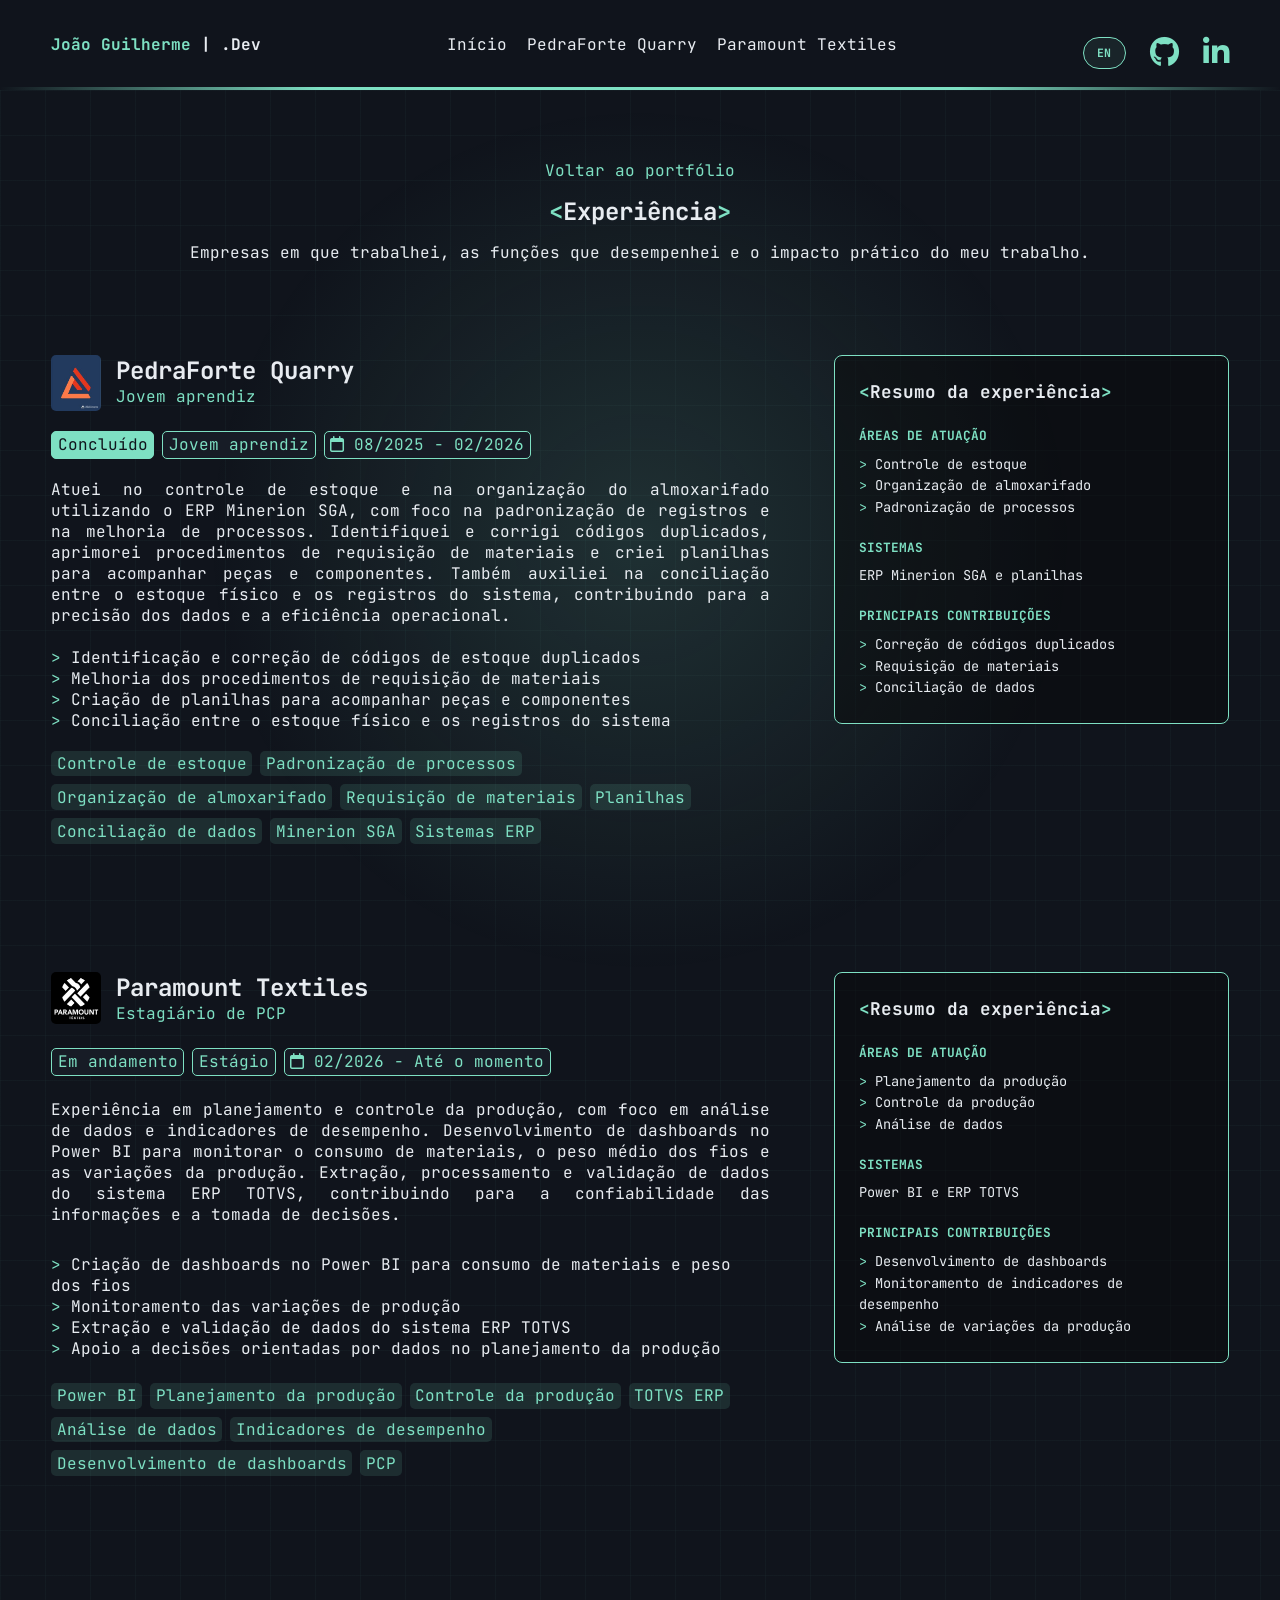
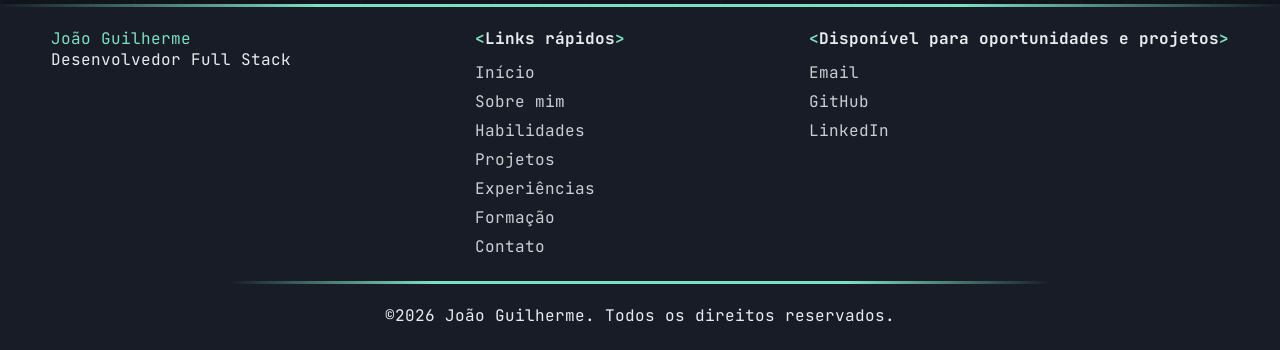
<file: experiences.html>
<!DOCTYPE html>
<html lang="pt">
<head>
    <meta charset="UTF-8">
    <meta name="viewport" content="width=device-width, initial-scale=1.0">
    <meta name="format-detection" content="telephone=no, date=no, email=no, address=no">
    <meta name="description" content="Experiência profissional de João Guilherme, desenvolvedor Full Stack.">
    <meta name="author" content="João Guilherme Silva Domingos">
    <meta name="theme-color" content="#0f172a">
    <meta name="robots" content="index,follow">
    <link rel="canonical" href="https://jgdomingos.github.io/portfolio/experiences.html">
    <meta property="og:type" content="website">
    <meta property="og:url" content="https://jgdomingos.github.io/portfolio/experiences.html">
    <meta property="og:title" content="João Guilherme | Experiências">
    <meta property="og:description" content="Experiência profissional de João Guilherme, desenvolvedor Full Stack.">
    <meta property="og:image" content="https://jgdomingos.github.io/portfolio/assets/images/Joao-og-image.png">
    <meta property="og:image:width" content="1200">
    <meta property="og:image:height" content="630">
    <meta property="og:locale" content="pt_BR">
    <meta name="twitter:card" content="summary_large_image">
    <title>João Guilherme | Experiências</title>
    <script type="application/ld+json">
    {
        "@context": "https://schema.org",
        "@type": "Person",
        "name": "João Guilherme Silva Domingos",
        "jobTitle": "Full Stack Developer",
        "url": "https://jgdomingos.github.io/portfolio/",
        "image": "./assets/images/Joao-og-image.png",
        "sameAs": [
            "https://github.com/jgdomingos",
            "https://www.linkedin.com/in/jgsdomingos/"
        ]
    }
    </script>
    <link rel="shortcut icon" href="./assets/images/Favicon.png" type="image/x-icon">

    <!-- Page styles -->
    <!-- Link CSS -->
    <link rel="stylesheet" href="./assets/css/variables.css">
    <link rel="stylesheet" href="./assets/css/commom.css">
    <link rel="stylesheet" href="./assets/css/experiences.css">

    <!-- Google Fonts JetBrains -->
    <link rel="preconnect" href="https://fonts.googleapis.com">
    <link rel="preconnect" href="https://fonts.gstatic.com" crossorigin>
    <link rel="preconnect" href="https://cdnjs.cloudflare.com" crossorigin>
    <link href="https://fonts.googleapis.com/css2?family=JetBrains+Mono:ital,wght@0,100..800;1,100..800&display=swap" rel="stylesheet">

    <!-- AOS Animated -->
    <link href="https://unpkg.com/aos@2.3.1/dist/aos.css" rel="stylesheet"/>

    <!-- Font Awesome -->
    <link rel="stylesheet" href="https://cdnjs.cloudflare.com/ajax/libs/font-awesome/6.5.1/css/all.min.css">
</head>
<body>
    <a class="skip-link" href="#main-content">Skip to content</a>

    <!-- Main navigation -->
    <header>
        <nav>
            <p><strong><span class="brackets">João Guilherme</span> | .Dev</strong></p>

            <!-- Mobile hamburger menu -->
            <button id="navToggle" class="nav-toggle" type="button" aria-label="Abrir menu" aria-expanded="false" aria-controls="navMenu"><i class="fa-solid fa-bars" aria-hidden="true"></i></button>

            <ul id="navMenu">
                <li><a href="./index.html" data-i18n="nav.home">Início</a></li>
                <li><a href="">PedraForte Quarry</a></li>
                <li><a href="">Paramount Textiles</a></li>
                <!-- Mobile-only links -->
                <hr class="mobileOnly">
                <li class="mobileOnly"><a href="https://www.linkedin.com/in/jgsdomingos/?locale=pt" target="_blank"><i class="fa-brands fa-linkedin-in iconPrimary" aria-hidden="true" style="font-size: 18px"></i> LinkedIn</a></li>
                <li class="mobileOnly"><a href="https://github.com/jgdomingos" target="_blank"><i class="fa-brands fa-github iconPrimary" aria-hidden="true" style="font-size: 18px"></i> GitHub</a></li>
            </ul>

            <div class="socialIcons">
                <button id="languageToggle" type="button" aria-label="Change language" title="Change language">PT</button>
                <a href="https://github.com/jgdomingos" target="_blank" aria-label="GitHub"><i class="fa-brands fa-github iconPrimary"></i></a>
                <a href="https://www.linkedin.com/in/jgsdomingos/?locale=pt" target="_blank" aria-label="LinkedIn"><i class="fa-brands fa-linkedin-in iconPrimary"></i></a>
            </div>
        </nav>
    </header>

    <!-- Experience content -->
    <main id="main-content" tabindex="-1">

        <!-- Hero -->
        <section id="hero">
            <a href="./index.html" data-aos="fade-down" data-i18n="education.backToPortfolio">Voltar ao portfólio</a>
            <h1 data-aos="fade-up"><spacn class="brackets">&lt;</spacn><span data-i18n="experience.pageTitle">Experiência</span><span class="brackets">&gt;</span></h1>
            <p data-aos="fade-up" data-aos-delay="100" data-i18n="experience.pageDescription">Empresas em que trabalhei, as funções que desempenhei e o impacto prático do meu trabalho.</p>
        </section>

        <!-- PedraForte Quarry -->
        <section id="pedraForte">

            <div class="experienceLayout" data-aos="fade-up">

                <div class="work">
                    <img src="./assets/images/Work/Quarry.jpg" alt="PedraForte">
                    <!-- Main skills -->
                    <div>
                        <h2>PedraForte Quarry</h2>
                        <p class="brackets" data-i18n="experience.quarry.role">Jovem aprendiz</p>
                    </div>
                </div>

                <div class="workInfo">
                    <span class="workInfo2 completed" data-i18n="experience.status.completed">Concluído</span>
                    <span class="workInfo2" data-i18n="experience.quarry.role">Jovem aprendiz</span>
                    <span class="workInfo2"><i class="fa-regular fa-calendar"></i> 08/2025 - 02/2026</span>
                </div>

                <p data-i18n="experience.quarry.description">Atuei no controle de estoque e na organização do almoxarifado utilizando o ERP Minerion SGA, com foco na padronização de registros e na melhoria de processos. Identifiquei e corrigi códigos duplicados, aprimorei procedimentos de requisição de materiais e criei planilhas para acompanhar peças e componentes. Também auxiliei na conciliação entre o estoque físico e os registros do sistema, contribuindo para a precisão dos dados e a eficiência operacional.</p>
                <br>
                <ul>
                    <li data-i18n="experience.quarry.contribution.duplicateCodes">Identificação e correção de códigos de estoque duplicados</li>
                    <li data-i18n="experience.quarry.contribution.requisition">Melhoria dos procedimentos de requisição de materiais</li>
                    <li data-i18n="experience.quarry.contribution.spreadsheets">Criação de planilhas para acompanhar peças e componentes</li>
                    <li data-i18n="experience.quarry.contribution.reconciliation">Conciliação entre o estoque físico e os registros do sistema</li>
                </ul>

                <div>
                    <span class="skillsWork" data-i18n="experience.skill.inventoryControl">Controle de estoque</span>
                    <span class="skillsWork" data-i18n="experience.skill.processStandardization">Padronização de processos</span>
                    <span class="skillsWork" data-i18n="experience.skill.warehouseOrganization">Organização de almoxarifado</span>
                    <span class="skillsWork" data-i18n="experience.skill.materialRequisition">Requisição de materiais</span>
                    <span class="skillsWork" data-i18n="experience.skill.spreadsheets">Planilhas</span>
                    <span class="skillsWork" data-i18n="experience.skill.dataReconciliation">Conciliação de dados</span>
                    <span class="skillsWork">Minerion SGA</span>
                    <span class="skillsWork" data-i18n="experience.skill.erpSystems">Sistemas ERP</span>
                </div>

                <!-- Experience summary -->
                <aside class="workSnapshot" aria-labelledby="pedraForteSnapshotTitle">
                    <h3 id="pedraForteSnapshotTitle"><span class="brackets">&lt;</span><span data-i18n="experience.snapshot.title">Resumo da experiência</span><span class="brackets">&gt;</span></h3>

                    <h4 data-i18n="experience.snapshot.focusAreas">Áreas de atuação</h4>
                    <ul>
                        <li data-i18n="experience.skill.inventoryControl">Controle de estoque</li>
                        <li data-i18n="experience.skill.warehouseOrganization">Organização de almoxarifado</li>
                        <li data-i18n="experience.skill.processStandardization">Padronização de processos</li>
                    </ul>

                    <h4 data-i18n="experience.snapshot.systems">Sistemas</h4>
                    <p data-i18n="experience.quarry.systems">ERP Minerion SGA e planilhas</p>

                    <h4 data-i18n="experience.snapshot.keyContributions">Principais contribuições</h4>
                    <ul>
                        <li data-i18n="experience.quarry.keyContribution.duplicateCodes">Correção de códigos duplicados</li>
                        <li data-i18n="experience.skill.materialRequisition">Requisição de materiais</li>
                        <li data-i18n="experience.skill.dataReconciliation">Conciliação de dados</li>
                    </ul>
                </aside>

            </div>

        </section>

        <!-- Paramount Textiles -->
        <section id="paramount">

            <div class="experienceLayout" data-aos="fade-up">

                <div class="work">
                    <img src="./assets/images/Work/Paramount.jpg" alt="Paramount Textiles">
                    <!-- Main skills -->
                    <div>
                        <h2>Paramount Textiles</h2>
                        <p class="brackets" data-i18n="experience.paramount.role">Estagiário de PCP</p>
                    </div>
                </div>

                <div class="workInfo">
                    <span class="workInfo2" data-i18n="experience.status.inProgress">Em andamento</span>
                    <span class="workInfo2" data-i18n="experience.paramount.type">Estágio</span>
                    <span class="workInfo2"><i class="fa-regular fa-calendar"></i> 02/2026 - <span data-i18n="experience.status.currentPeriod">Até o momento</span></span>
                </div>

                <p data-i18n="experience.paramount.description">Experiência em planejamento e controle da produção, com foco em análise de dados e indicadores de desempenho. Desenvolvimento de dashboards no Power BI para monitorar o consumo de materiais, o peso médio dos fios e as variações da produção. Extração, processamento e validação de dados do sistema ERP TOTVS, contribuindo para a confiabilidade das informações e a tomada de decisões.</p>
                <br>
                <ul>
                    <li data-i18n="experience.paramount.contribution.dashboards">Criação de dashboards no Power BI para consumo de materiais e peso dos fios</li>
                    <li data-i18n="experience.paramount.contribution.variances">Monitoramento das variações de produção</li>
                    <li data-i18n="experience.paramount.contribution.data">Extração e validação de dados do sistema ERP TOTVS</li>
                    <li data-i18n="experience.paramount.contribution.decisions">Apoio a decisões orientadas por dados no planejamento da produção</li>
                </ul>

                <div>
                    <span class="skillsWork">Power BI</span>
                    <span class="skillsWork" data-i18n="experience.skill.productionPlanning">Planejamento da produção</span>
                    <span class="skillsWork" data-i18n="experience.skill.productionControl">Controle da produção</span>
                    <span class="skillsWork">TOTVS ERP</span>
                    <span class="skillsWork" data-i18n="experience.skill.dataAnalysis">Análise de dados</span>
                    <span class="skillsWork" data-i18n="experience.skill.performanceIndicators">Indicadores de desempenho</span>
                    <span class="skillsWork" data-i18n="experience.skill.dashboardDevelopment">Desenvolvimento de dashboards</span>
                    <span class="skillsWork">PCP</span>
                </div>

                <!-- Experience summary -->
                <aside class="workSnapshot" aria-labelledby="paramountSnapshotTitle">
                    <h3 id="paramountSnapshotTitle"><span class="brackets">&lt;</span><span data-i18n="experience.snapshot.title">Resumo da experiência</span><span class="brackets">&gt;</span></h3>

                    <h4 data-i18n="experience.snapshot.focusAreas">Áreas de atuação</h4>
                    <ul>
                        <li data-i18n="experience.skill.productionPlanning">Planejamento da produção</li>
                        <li data-i18n="experience.skill.productionControl">Controle da produção</li>
                        <li data-i18n="experience.skill.dataAnalysis">Análise de dados</li>
                    </ul>

                    <h4 data-i18n="experience.snapshot.systems">Sistemas</h4>
                    <p data-i18n="experience.paramount.systems">Power BI e ERP TOTVS</p>

                    <h4 data-i18n="experience.snapshot.keyContributions">Principais contribuições</h4>
                    <ul>
                        <li data-i18n="experience.skill.dashboardDevelopment">Desenvolvimento de dashboards</li>
                        <li data-i18n="experience.snapshot.performanceMonitoring">Monitoramento de indicadores de desempenho</li>
                        <li data-i18n="experience.snapshot.varianceAnalysis">Análise de variações da produção</li>
                    </ul>
                </aside>

            </div>

        </section>
    </main>

    <!-- Site footer -->
    <footer>
        <div class="footerGrid">

            <div data-aos="fade-up">
                <p><span class="brackets">João Guilherme</span></p>
                <p data-i18n="footer.role">Desenvolvedor Full Stack</p>
            </div>

            <!-- Quick links -->
            <div data-aos="fade-up" data-aos-delay="100">
                <p><strong><span class="brackets">&lt;</span><span data-i18n="footer.quickLinks">Links rápidos</span><span class="brackets">&gt;</span></strong></p>
                <ul>
                    <li><a href="./index.html" data-i18n="nav.home">Início</a></li>
                    <li><a href="./index.html#aboutMe" data-i18n="nav.about">Sobre mim</a></li>
                    <li><a href="./index.html#skills" data-i18n="nav.skills">Habilidades</a></li>
                    <li><a href="./index.html#projects" data-i18n="nav.projects">Projetos</a></li>
                    <li><a href="./experiences.html" data-i18n="nav.experiences">Experiências</a></li>
                    <li><a href="./educations.html" data-i18n="nav.education">Formação</a></li>
                    <li><a href="./index.html#contact" data-i18n="nav.contact">Contato</a></li>
                </ul>
            </div>

            <!-- Contact links -->
            <div data-aos="fade-up" data-aos-delay="200">
                <p><strong><span class="brackets">&lt;</span><span data-i18n="footer.availability">Disponível para oportunidades e projetos</span><span class="brackets">&gt;</span></strong></p>
                <ul>
                    <li><a href="mailto:jgsdomingoss@gmail.com">Email</a></li>
                    <li><a href="https://github.com/jgdomingos" target="_blank">GitHub</a></li>
                    <li><a href="https://www.linkedin.com/in/jgsdomingos/?locale=pt" target="_blank">LinkedIn</a></li>
                </ul>
            </div>

        </div>

        <!-- Copyright -->
        <hr>
        <br>
        <p data-i18n="footer.copyright">©2026 João Guilherme. Todos os direitos reservados.</p>
    </footer>

    <a href="#hero" class="btnTop" id="btnTop"><i class="fa-solid fa-angle-up"></i></a>

    <script src="./assets/js/script.js"></script>

    <!-- AOS animation library -->
    <script src="https://unpkg.com/aos@2.3.1/dist/aos.js"></script>
    <script>
        AOS.init({
            duration: 700,
            easing: "ease-out-cubic",
            offset: 80,
            once: true,
            anchorPlacement: "top-bottom",
            disable: () => window.matchMedia("(prefers-reduced-motion: reduce)").matches
        });
    </script>
    
</body>
</html>
</file>
<file: assets/css/variables.css>
/* Color palette */
:root {
    --color-primary: #7ee0c3;
    --color-second: #202733;
    --color-background: #10141c;
    --color-background2: #090909;
    --color-border: #171c26;
    --color-text: #e8ecf1;

    /* Typography */
    --font-primary: "JetBrains Mono", monospace;

    /* Shared component border */
    --border: 2px solid #1d232f;
}
</file>
<file: assets/css/commom.css>
/* Reset and document defaults */
* {
	box-sizing: border-box;
	font-family: var(--font-primary);
	margin: 0;
	padding: 0;
}

html {
	overflow-x: hidden;
	scroll-behavior: smooth;
}

body {
	animation: move-grid 20s linear infinite;
	background-color: var(--color-background);
	background-image:
		linear-gradient(rgba(126, 224, 195, 0.035) 1px, transparent 1px),
		linear-gradient(90deg, rgba(126, 224, 195, 0.035) 1px, transparent 1px);
	background-size: 45px 45px;
	color: var(--color-text);
}

body::before {
	aspect-ratio: 1;
	background: radial-gradient(circle, rgba(126, 224, 195, 0.14), transparent 68%);
	content: "";
	left: 50%;
	pointer-events: none;
	position: fixed;
	top: 10vh;
	transform: translateX(-50%);
	width: min(72vw, 900px);
	z-index: 0;
}

/* Layout layers */
header {
	position: relative;
	z-index: 2;
}

.skip-link {
	background: var(--color-primary);
	color: var(--color-background);
	left: 0.75rem;
	padding: 0.65rem 1rem;
	position: fixed;
	top: 0.75rem;
	transform: translateY(-200%);
	transition: transform 0.2s ease;
	z-index: 1001;
}

.skip-link:focus {
	transform: translateY(0);
}

main,
footer {
	position: relative;
	z-index: 1;
}

main {
	overflow-x: clip;
}

footer {
	background-color: var(--color-border);
	padding: 0 clamp(1.5rem, 4vw, 5rem) 1.5rem;
}

hr {
	background: linear-gradient(90deg, transparent, var(--color-primary) 25%, var(--color-primary) 75%, transparent);
	border: none;
	border-radius: 1.5px;
	height: 3px;
	margin: 0 auto;
	width: 70%;
}

/* Shared colors and icons */
.brackets,
.iconPrimary {
	color: var(--color-primary);
}

/* Navigation */

nav {
	align-items: center;
	background-color: var(--color-background);
	display: flex;
	justify-content: space-between;
	left: 0;
	margin: 0;
	padding: 1.3rem clamp(1.5rem, 4vw, 5rem);
	position: fixed;
	right: 0;
	top: 0;
	width: 100%;
	z-index: 999;
}

nav::after {
	background: linear-gradient(90deg, transparent, var(--color-primary) 25%, var(--color-primary) 75%, transparent);
	border-radius: 1.5px;
	bottom: 0;
	content: "";
	height: 3px;
	left: 0;
	position: absolute;
	right: 0;
}

nav ul {
	display: flex;
	gap: 20px;
	list-style: none;
}

nav ul a {
	color: var(--color-text);
	text-decoration: none;
	transition: color 0.3s ease;
}

nav ul a:hover {
	color: var(--color-primary);
}

nav ul .mobileOnly a {
	align-items: center;
	display: flex;
	gap: 0.6rem;
}

.mobileOnly {
	display: none;
}

.nav-toggle {
	background: transparent;
	border: 1px solid var(--color-primary);
	border-radius: 5px;
	color: var(--color-primary);
	cursor: pointer;
	display: none;
	font-size: 1.25rem;
	padding: 0.5rem;
}

.socialIcons {
	display: flex;
	gap: 1.5rem;
	margin-top: 1rem;
}

.socialIcons a {
	color: var(--color-primary);
	transition: transform 0.3s ease;
}

.socialIcons a:hover {
	transform: scale(1.2);
}

.fa-github,
.fa-linkedin-in,
.fa-file-arrow-down {
	font-size: 30px;
}

#languageToggle {
	align-items: center;
	background: rgba(126, 224, 195, 0.08);
	border: 1px solid var(--color-primary);
	border-radius: 999px;
	color: var(--color-primary);
	cursor: pointer;
	display: inline-flex;
	font-family: var(--font-primary);
	font-size: 0.72rem;
	font-weight: 700;
	height: 2rem;
	justify-content: center;
	letter-spacing: 0.05em;
	min-width: 2.7rem;
	padding: 0 0.65rem;
	transition: background-color 0.25s ease, color 0.25s ease, transform 0.25s ease;
}

#languageToggle:hover {
	background: var(--color-primary);
	color: var(--color-background);
	transform: translateY(-2px);
}

#languageToggle:focus-visible {
	outline: 2px solid var(--color-text);
	outline-offset: 3px;
}

.workInfo2,
.schoolInfo2 {
	background-color: var(--color-border);
	border: 1px solid var(--color-primary);
	border-radius: 5px;
	color: var(--color-primary);
	display: inline-block;
	padding: 0.15rem 0.35rem;
}

.workInfo2.completed,
.schoolInfo2.completed {
	background-color: var(--color-primary);
	color: var(--color-background);
}

.workInfo,
.schoolInfo {
	display: flex;
	flex-wrap: wrap;
	gap: 0.5rem;
}

.workInfo2,
.schoolInfo2 {
	white-space: nowrap;
}

/* Back-to-top button */
.btnTop {
  align-items: center;
  background-color: var(--color-primary);
  bottom: 30px;
  border-radius: 5px;
  color: var(--color-background);
  display: flex;
  justify-content: center;
  opacity: 0;
  padding: 0.5rem;
  position: fixed;
  right: 30px;
  text-decoration: none;
  transition: opacity 0.3s ease, visibility 0.3s ease, transform 0.2s;
  visibility: hidden;
  z-index: 9999;
}

.btnTop.active {
  opacity: 1;
  visibility: visible;
}

.btnTop:hover {
  transform: scale(1.1);
}

/* Footer layout */

footer::before {
	background: linear-gradient(90deg, transparent, var(--color-primary) 25%, var(--color-primary) 75%, transparent);
	border-radius: 1.5px;
	content: "";
	height: 3px;
	left: 0;
	position: absolute;
	right: 0;
	top: 0;
}

.footerGrid {
	display: flex;
	justify-content: space-between;
	margin-bottom: 1.5rem;
	padding-top: 1.5rem;
}

.footerGrid ul {
	display: flex;
	flex-direction: column;
	gap: 0.5rem;
	list-style: none;
	margin-top: 0.8rem;
	padding: 0;
}

.footerGrid ul li a {
	color: rgba(232, 236, 241, 0.86);
	text-decoration: none;
	transition: color 0.3s ease;
}

.footerGrid ul li a:hover {
	color: var(--color-primary);
}

footer > p {
	text-align: center;
}

/* Scrollbar */

::-webkit-scrollbar {
	width: 10px;
}

::-webkit-scrollbar-track {
	background: var(--color-background);
}

::-webkit-scrollbar-thumb {
	background: var(--color-primary);
	border-radius: 5px;
}

::-webkit-scrollbar-thumb:hover {
	background: var(--color-text);
}

@keyframes move-grid {
	from {
		background-position: 0 0;
	}

	to {
		background-position: 45px 45px;
	}
}

@media (max-width: 900px) {
	.footerGrid {
		flex-direction: column;
		gap: 2rem;
	}

	.mobileOnly {
		display: list-item;
	}

	nav > .socialIcons {
		display: flex;
		gap: 0;
		margin-top: 0;
		order: 1;
	}

	nav > .socialIcons a {
		display: none;
	}

	nav ul {
		background-color: var(--color-background);
		border: var(--border);
		display: none;
		flex-direction: column;
		gap: 1rem;
		padding: 1.5rem;
		position: absolute;
		right: 0;
		top: 100%;
		width: min(18rem, 100%);
	}

	nav ul.open {
		display: flex;
	}

	.nav-toggle {
		display: block;
		order: 2;
	}
}

@media (prefers-reduced-motion: reduce) {
	body {
		animation: none;
	}
}
</file>
<file: assets/css/style.css>
#hero,
#aboutMe,
#skills,
#projects,
#experiences,
#education,
#contact {
  max-width: 1600px;
  padding: 0 clamp(1.5rem, 4vw, 5rem);
}

.btn {
  background-color: var(--color-primary);
  border: 1px solid transparent;
  border-radius: 5px;
  color: var(--color-background2);
  display: inline-block;
  padding: 10px;
  text-decoration: none;
  transition: background-color 0.3s ease, color 0.3s ease, border-color 0.3s ease;
}

.btn:hover {
  background-color: var(--color-border);
  border-color: var(--color-primary);
  color: var(--color-primary);
}

.action_has {
  --color: var(--color-primary);
  --color-has: var(--color-primary);
  --sz: 1rem;
  align-items: center;
  background-color: var(--color-background);
  border: 0.0625rem solid var(--color-primary);
  border-radius: 0.375rem;
  color: var(--color-primary);
  cursor: pointer;
  display: flex;
  height: calc(var(--sz) * 2.5);
  justify-content: center;
  padding: 0.4rem 0.5rem;
  text-decoration: none;
  width: calc(var(--sz) * 2.5);
}

.has_liked svg,
.has_saved svg {
  --duration: 1s;
  --ease: cubic-bezier(0.5, 0, 0.25, 1);
  --zoom-from: 1.75;
  --zoom-to: 1;
  --zoom-via: 0.75;
  height: calc(var(--sz) * 1.75);
  overflow: visible;
  width: calc(var(--sz) * 1.75);
}

.has_liked:hover svg,
.has_saved:hover svg {
  color: var(--color-primary);
}

.has_saved:hover {
  border-color: var(--color-primary);
}

.has_saved:hover path[data-path="box"] {
  animation: has-saved var(--duration) var(--ease) forwards;
  fill: rgba(126, 224, 195, 0.35);
  transition: all 0.3s var(--ease);
}

.has_saved:hover path[data-path="line-bottom"] {
  animation: has-saved-line-bottom var(--duration) var(--ease) forwards,
    has-saved-line-bottom-2 calc(var(--duration) * 1) var(--ease)
      calc(var(--duration) * 0.75);
}

.has_saved:hover path[data-path="line-top"] {
  animation: has-saved-line-top var(--duration) var(--ease) forwards;
}

/* Hero section */

#hero {
  align-items: center;
  display: flex;
  gap: clamp(4rem, 8vw, 7rem);
  justify-content: center;
  margin: 12rem auto 5rem;
}

#hero div > img {
  border: 2px solid var(--color-primary);
  border-radius: 9999px;
}

.hero {
  display: flex;
  flex-direction: column;
}

.hero p {
  margin-bottom: 1rem;
}

/* About section */

#aboutMe {
  display: grid;
  gap: 4rem;
  grid-template-columns: 1fr 1fr;
  margin: 7.5rem auto;
}

.cardsAboutMe {
  color: var(--color-text);
  display: grid;
  gap: 0.5rem;
}

.cardsAboutMe a {
  color: var(--color-text);
  text-decoration: none;
}

.cardsAboutMe article {
  background-color: var(--color-border);
  border: var(--border);
  border-radius: 5px;
  display: flex;
  flex-direction: column;
  justify-content: space-between;
  min-height: 100px;
  padding: 1rem;
  transition: transform 0.2s ease, border-color 0.2s ease;
}

.cardsAboutMe article > div {
  align-items: center;
  display: flex;
  justify-content: space-between;
}

.cardsAboutMe article:hover {
  border-color: var(--color-primary);
  transform: translateY(-4px);
}

.cardsAboutMe .arrowIcon {
  filter: brightness(0) invert(1);
  transform: rotate(-180deg);
  width: 20px;
}

.infoAboutMe {
  display: flex;
  flex-direction: column;
  gap: 1rem;
  text-align: justify;
}

.infoAboutMe > div {
  display: flex;
  flex-wrap: wrap;
  gap: 1rem;
}

.infoAboutMe h3 {
  color: var(--color-primary);
  font-size: 2rem;
}

/* Skills section */

#skills {
  display: grid;
  gap: 4rem;
  margin: 7.5rem auto;
}

#skills article {
  border: var(--border);
  border-radius: 5px;
  display: grid;
  gap: 1rem;
  grid-template-columns: repeat(auto-fit, minmax(100px, 1fr));
  padding: 2rem;
  transition: transform 0.2s ease, border-color 0.2s ease;
}

#skills article.cardSkills:hover {
  border: 2px solid var(--color-primary);
  transform: translateY(-4px);
}

#skills article h3 {
  grid-column: 1 / -1;
}

#skills article img {
  height: 30px;
  object-fit: contain;
  width: 30px;
}

#skills article > div {
  text-align: center;
}

#skills h2,
#projects h2,
#experiences h2,
#education h2,
#contact h2 {
  margin-bottom: -3rem;
}

.cardSkills {
  background-color: var(--color-border);
}

.githubSkillIcon {
  filter: brightness(0) invert(1);
}

.skills {
  display: grid;
  gap: 2rem;
  grid-template-columns: 1fr 1fr;
}

/* Projects section */

#projects {
  display: grid;
  gap: 4rem;
  margin: 7.5rem auto;
}

#projects .cardProject a {
  color: var(--color-text);
  text-decoration: none;
}

.cardProject {
  background-color: var(--color-border);
  border: var(--border);
  border-radius: 5px;
  display: flex;
  flex-direction: column;
  height: 100%;
  overflow: hidden;
  position: relative;
  transition: transform 0.2s ease, border-color 0.2s ease;
}

.cardProject::before {
  background-color: var(--color-background);
  border: 3px solid var(--color-primary);
  border-radius: 50%;
  content: "";
  height: 1rem;
  left: 50%;
  position: absolute;
  top: -1.7rem;
  transform: translateX(-50%);
  width: 1rem;
  z-index: 1;
}

.cardProject img {
  display: block;
  height: 200px;
  object-fit: cover;
  width: 100%;
}

.cardProject:hover {
  border-color: var(--color-primary);
  transform: translateY(-4px);
}

.projectInfo {
  display: flex;
  flex: 1;
  flex-direction: column;
  gap: 1rem;
  padding: 1rem;
}

.projectInfo > div:last-child {
  margin-top: auto;
}

.projectsCards {
  display: grid;
  gap: 2rem;
  grid-auto-rows: 1fr;
  grid-template-columns: 1fr 1fr;
}

.skillsProjectList {
  display: flex;
  flex-wrap: wrap;
  gap: 0.5rem;
}

/* Experience timeline */

#experiences {
  display: grid;
  gap: 4rem;
  margin: 7.5rem auto;
}

#experiences > p,
#education > p {
  line-height: 1.7;
}

.timeLineDate {
  color: var(--color-primary);
  font-size: 0.9rem;
  padding: 5px;
  text-decoration: none;
}

.timeLineDate a,
.timeLineDate a[x-apple-data-detectors] {
  -webkit-text-fill-color: currentColor !important;
  color: inherit !important;
  text-decoration: none !important;
}

.timeLineItem {
  background-color: var(--color-border);
  border: var(--border);
  border-radius: 5px;
  display: flex;
  flex-direction: column;
  gap: 0.75rem;
  padding: 2rem;
  position: relative;
  text-align: left;
  transition: transform 0.2s ease, border-color 0.2s ease;
}

.timeLineItem a{
  text-decoration: none;
}

.timeLineItem h3,
.timeLineItem h4,
.cardSchool h3,
.cardSchool h4 {
  line-height: 1.3;
}

.timeLineItem > p:last-child,
.cardSchool h4 + p {
  color: rgba(232, 236, 241, 0.86);
  line-height: 1.75;
}

.timeLineItem::before {
  background-color: var(--color-background);
  border: 3px solid var(--color-primary);
  border-radius: 50%;
  content: "";
  height: 1rem;
  left: 50%;
  position: absolute;
  top: -1.9rem;
  transform: translateX(-50%);
  transition: background-color 0.2s ease, box-shadow 0.2s ease;
  width: 1rem;
  z-index: 1;
}

.timeLineItem:hover {
  border-color: var(--color-primary);
}

.timeLineItem:hover::before {
  background-color: var(--color-primary);
  box-shadow: 0 0 10px 3px rgba(126, 224, 195, 0.45);
}

.timeline {
  display: grid;
  gap: 2rem;
  grid-auto-rows: 1fr;
  grid-template-columns: repeat(2, minmax(0, 1fr));
  padding-top: 2rem;
  position: relative;
}

.timeline::before {
  background-color: var(--color-primary);
  content: "";
  height: 2px;
  left: 25%;
  position: absolute;
  right: 25%;
  top: 0.6rem;
}

.work {
  align-items: center;
  display: flex;
  gap: 1rem;
  justify-content: space-between;
}

.work img {
  border-radius: 5px;
  height: 50px;
  object-fit: contain;
  width: 50px;
}

/* Education section */

#education {
  display: grid;
  gap: 4rem;
  margin: 7.5rem auto;
}

#education > div {
  display: grid;
  gap: 2rem;
  grid-auto-rows: 1fr;
  grid-template-columns: 1fr 1fr;
}

#education > p {
  text-align: justify;
}

#education .cardSchool a:not(.btnEducation) {
  color: var(--color-text);
  text-decoration: none;
}

#education .cardSchool a.visitSite:hover {
  color: var(--color-primary);
}

.btnEducation {
  background-color: var(--color-primary);
  border-radius: 5px;
  color: var(--color-border);
  padding: 0.15rem 0.35rem;
  text-decoration: none;
}

.cardSchool {
  background-color: var(--color-border);
  border: var(--border);
  border-radius: 5px;
  display: flex;
  flex-direction: column;
  gap: 1.5rem;
  height: 100%;
  max-width: 45rem;
  padding: 2rem;
  text-align: left;
  transition: transform 0.2s ease, border-color 0.2s ease;
}

.cardSchool > div:last-child {
  margin-top: auto;
}

.cardSchool h4 + p {
  margin-top: 0.6rem;
}

#education .cardSchool > div:nth-of-type(3) {
  display: flex;
  flex-wrap: wrap;
  gap: 0.5rem;
}

.cardSchool:hover {
  border: 2px solid var(--color-primary);
  transform: translateY(-4px);
}

.school {
  align-items: center;
  display: grid;
  gap: 1.5rem;
  grid-template-columns: 1fr auto;
  justify-content: space-between;
}

.school > img {
  border-radius: 5px;
  width: 50px;
}

.seeMore {
  background-color: var(--color-primary);
  border-radius: 5px;
  color: var(--color-border);
  display: block;
  margin-inline: auto;
  padding: 0.35rem;
  text-decoration: none;
  transition: background-color 0.3s ease, color 0.3s ease, border-color 0.3s ease;
  width: fit-content;
}

.seeMore:hover {
  background-color: var(--color-border);
  border-color: var(--color-primary);
  color: var(--color-primary);
}

.skillsEducation,
.skillsProject {
  background-color: rgba(126, 224, 195, 0.12);
  border-radius: 5px;
  color: var(--color-primary);
  padding: 0.15rem 0.35rem;
}

.social {
  display: flex;
  gap: 20px;
  justify-content: space-between;
}

.social .btnEducation + a {
  margin-left: auto;
}

.visitSite {
  transition: color 0.3s ease;
}

/* Contact section */

#contact {
  display: grid;
  gap: 4rem;
  margin: 7.5rem auto;
}

.contactForm {
  background-color: var(--color-border);
  border: var(--border);
  border-radius: 5px;
  display: flex;
  flex-direction: column;
  gap: 1.25rem;
  padding: 2rem;
}

.contactForm > div {
  display: flex;
  flex-direction: column;
  gap: 0.4rem;
}

.contactForm button {
  align-self: flex-start;
  border: none;
}

.contactForm input,
.contactForm textarea {
  background-color: var(--color-background);
  border: var(--border);
  border-radius: 5px;
  color: var(--color-text);
  font-family: inherit;
  font-size: 0.95rem;
  padding: 0.75rem;
  resize: vertical;
  width: 100%;
}

.contactForm input:focus,
.contactForm textarea:focus {
  border-color: var(--color-primary);
  outline: none;
}

.contactForm label {
  color: var(--color-primary);
  font-size: 0.85rem;
}

.contactGrid {
  align-items: start;
  display: grid;
  gap: 3rem;
  grid-template-columns: 1fr 1.2fr;
}

.contactInfo {
  display: flex;
  flex-direction: column;
  gap: 1rem;
}

.contactInfo a,
.contactInfo p {
  color: var(--color-text);
  text-decoration: none;
}

.contactItem {
  align-items: center;
  background-color: var(--color-border);
  border: var(--border);
  border-radius: 5px;
  display: flex;
  gap: 1rem;
  padding: 1rem 1.25rem;
  transition: transform 0.2s ease, border-color 0.2s ease;
}

.contactItem > div {
  min-width: 0;
}

.contactItem a:hover {
  color: var(--color-primary);
}

.contactItem i {
  font-size: 1.25rem;
  text-align: center;
  width: 1.5rem;
}

.contactItem span {
  color: var(--color-text);
  display: block;
  font-size: 0.75rem;
  opacity: 0.6;
}

.contactItem:hover {
  border-color: var(--color-primary);
  transform: translateX(4px);
}

/* Animations */

@keyframes has-saved {
  33.333% {
    transform: rotate(0deg) translate(1px, 2px) scale(var(--zoom-from));
  }

  66.666% {
    transform: rotate(20deg) translate(2px, -2px) scale(var(--zoom-via));
  }

  99.999% {
    transform: rotate(0deg) translate(0px, 0px) scale(var(--zoom-to));
  }
}

@keyframes has-saved-line-bottom {
  33.333% {
    d: path("M 17 20 L 17 13 L 7 13 L 7 20");
    transform: rotate(0deg) translate(1px, 2px) scale(var(--zoom-from));
  }

  66.666% {
    transform: rotate(20deg) translate(2px, -2px) scale(var(--zoom-via));
  }

  99.999% {
    d: path("M 17 21 L 17 21 L 7 21 L 7 21");
    transform: rotate(0deg) translate(0px, 0px) scale(var(--zoom-to));
  }
}

@keyframes has-saved-line-bottom-2 {
  from {
    d: path("M 17 21 L 17 21 L 7 21 L 7 21");
  }

  to {
    d: path("M 17 20 L 17 13 L 7 13 L 7 20");
    fill: var(--color-primary);
    transform: rotate(0deg) translate(0px, 0px) scale(var(--zoom-to));
  }
}

@keyframes has-saved-line-top {
  33.333% {
    d: path("M 3 5 L 3 8 L 3 8");
    transform: rotate(0deg) translate(1px, 2px) scale(var(--zoom-from));
  }

  66.666% {
    transform: rotate(20deg) translate(2px, -2px) scale(var(--zoom-via));
  }

  99.999% {
    transform: rotate(0deg) translate(0px, 0px) scale(var(--zoom-to));
  }
}

/* Responsive layout */

@media (max-width: 900px) {
  #aboutMe {
    grid-template-columns: 1fr;
  }

  #education > div,
  .contactGrid,
  .projectsCards,
  .skills {
    grid-template-columns: 1fr;
  }

  .timeline {
    grid-template-columns: 1fr;
    padding-left: 2rem;
  }

  .timeline::before {
    bottom: 0;
    height: auto;
    left: 0.5rem;
    right: auto;
    top: 0;
    width: 2px;
  }

  .timeLineItem::before {
    left: -1.5rem;
    top: 2rem;
  }
}

@media (max-width: 700px) {
  #hero {
    flex-direction: column-reverse;
  }

  body::before {
    top: 8vh;
    width: min(88vw, 420px);
  }

  .contactForm {
    padding: 1.25rem;
  }

  .contactItem {
    align-items: flex-start;
  }
}
</file>
<file: assets/css/educations.css>
#hero,
#umc,
#oneBitCode,
#discover,
#fluency {
  max-width: 1600px;
  padding: 0 clamp(1.5rem, 4vw, 5rem);
}

#umc,
#oneBitCode,
#discover,
#fluency {
  margin: 0 auto clamp(4rem, 10vw, 8rem);
}

/* Hero section */

#hero {
  align-items: center;
  display: flex;
  flex-direction: column;
  gap: 15px;
  margin-bottom: 5.75rem;
  margin-inline: auto;
  padding-top: 10rem;
  text-align: center;
}

#hero a {
  text-decoration: none;
  color: var(--color-primary);
}

#hero a:hover {
  text-decoration: underline;
}

#umc > div,
#oneBitCode > div,
#discover > div,
#fluency > div {
  align-items: start;
  column-gap: clamp(2rem, 5vw, 6rem);
  display: grid;
  grid-template-columns: minmax(0, 1fr) minmax(18rem, 0.8fr);
}

#umc > div > .certCarousel,
#oneBitCode > div > .certCarousel,
#discover > div > .certCarousel,
#fluency > div > .certCarousel {
  grid-column: 2;
  grid-row: 1 / span 4;
  margin-top: 0;
}

#umc > div > p,
#oneBitCode > div > p,
#discover > div > p,
#fluency > div > p {
  margin-bottom: 1.25rem;
  text-align: justify;
}

#umc > div > div:not(.school):not(.schoolInfo):not(.certCarousel),
#oneBitCode > div > div:not(.school):not(.schoolInfo):not(.certCarousel),
#discover > div > div:not(.school):not(.schoolInfo):not(.certCarousel),
#fluency > div > div:not(.school):not(.schoolInfo):not(.certCarousel) {
  display: flex;
  flex-wrap: wrap;
  gap: 0.5rem;
}

/* School information */
.school {
  display: flex;
  gap: 15px;
}

.school img {
  border-radius: 5px;
  width: 50px;
}

.schoolInfo {
  margin-bottom: 1.25rem;
  margin-top: 1.25rem;
}
.skillsEducation {
  background-color: rgba(126, 224, 195, 0.12);
  border-radius: 5px;
  color: var(--color-primary);
  padding: 0.15rem 0.35rem;
}

/* Certificate carousel */

.certCarousel {
  margin-top: 1.5rem;
  overflow: hidden;
  position: relative;
}

.certTrack {
  display: flex;
  transition: transform 0.35s ease;
}

.certSlide {
  align-items: center;
  background: rgba(9, 9, 9, 0.52);
  border: 1px solid var(--color-primary);
  border-radius: 8px;
  display: flex;
  flex: 0 0 100%;
  flex-direction: column;
  gap: 0.65rem;
  justify-content: center;
  min-height: 180px;
  padding: 1.5rem;
  text-align: center;
}

.certSlide img {
  border-radius: 4px;
  display: block;
  max-height: 360px;
  max-width: 100%;
  object-fit: contain;
}

.certificateButton {
  background: transparent;
  border: 0;
  cursor: zoom-in;
  padding: 0;
}

.certificateButton:focus-visible {
  outline: 2px solid var(--color-primary);
  outline-offset: 4px;
}

body.modal-open {
  overflow: hidden;
}

.certificateModal {
  align-items: center;
  background: rgba(0, 0, 0, 0.82);
  display: flex;
  inset: 0;
  justify-content: center;
  padding: 1rem;
  position: fixed;
  z-index: 10;
}

.certificateModal[hidden] {
  display: none;
}

.certificateModalContent {
  background: var(--color-background);
  border: 1px solid var(--color-primary);
  border-radius: 8px;
  height: min(90vh, 900px);
  max-width: 1100px;
  overflow: hidden;
  width: min(100%, 1100px);
}

.certificateModalHeader {
  align-items: center;
  display: flex;
  justify-content: space-between;
  padding: 0.75rem 1rem;
}

.certificateModalHeader h2 {
  font-size: 1rem;
  margin: 0;
}

.certificateModalClose {
  background: transparent;
  border: 0;
  color: var(--color-primary);
  cursor: pointer;
  font-size: 1.75rem;
  line-height: 1;
}

#certificateViewer {
  border: 0;
  height: calc(100% - 3.25rem);
  width: 100%;
}

/* Certificate slide content */
.certSlide i {
  color: var(--color-primary);
  font-size: 2rem;
}

.certSlide p {
  font-size: 0.95rem;
}

.certSlide small {
  color: rgba(232, 236, 241, 0.62);
  font-size: 0.7rem;
  overflow-wrap: anywhere;
}

.certPrev,
.certNext {
  align-items: center;
  background: var(--color-border);
  border: 1px solid var(--color-primary);
  border-radius: 50%;
  color: var(--color-primary);
  cursor: pointer;
  display: flex;
  height: 2.2rem;
  justify-content: center;
  position: absolute;
  top: 50%;
  transform: translateY(-50%);
  transition: background-color 0.2s ease, color 0.2s ease;
  width: 2.2rem;
  z-index: 1;
}

.certPrev {
  left: 0.75rem;
}

.certNext {
  right: 0.75rem;
}

.certPrev:hover,
.certNext:hover,
.certPrev:focus-visible,
.certNext:focus-visible {
  background: var(--color-primary);
  color: var(--color-background);
}

.certPrev:disabled,
.certNext:disabled {
  cursor: default;
  opacity: 0.35;
}

.certDots {
  display: flex;
  gap: 0.45rem;
  justify-content: center;
  margin-top: 0.85rem;
}

/* Certificate navigation dots */
.certDot {
  background: rgba(232, 236, 241, 0.35);
  border: 0;
  border-radius: 50%;
  cursor: pointer;
  height: 0.55rem;
  padding: 0;
  width: 0.55rem;
}

.certDot.active,
.certDot:hover,
.certDot:focus-visible {
  background: var(--color-primary);
}

/* Mobile certificate layout */
@media (max-width: 700px) {
  #umc > div,
  #oneBitCode > div,
  #discover > div,
  #fluency > div {
    grid-template-columns: 1fr;
  }

  #umc > div > .certCarousel,
  #oneBitCode > div > .certCarousel,
  #discover > div > .certCarousel,
  #fluency > div > .certCarousel {
    grid-column: 1;
    grid-row: auto;
    margin-top: 1.5rem;
  }
}
</file>
<file: assets/css/experiences.css>
#hero,
#pedraForte,
#paramount {
    max-width: 1600px;
    padding: 0 clamp(1.5rem, 4vw, 5rem);
}

#pedraForte,
#paramount {
    margin: 0 auto clamp(4rem, 10vw, 8rem);
}


/* Hero section */
#hero {
    align-items: center;
    display: flex;
    flex-direction: column;
    gap: 15px;
    margin-bottom: 5.75rem;
    margin-inline: auto;
    margin-top: 10rem;
    text-align: center;
}

#hero a {
    text-decoration: none;
    color: var(--color-primary);
}

#hero a:hover {
    text-decoration: underline;
}

/* Experience layout */

#pedraForte > .experienceLayout,
#paramount > .experienceLayout {
    align-items: start;
    column-gap: clamp(2rem, 5vw, 6rem);
    display: grid;
    grid-template-columns: minmax(0, 1fr) minmax(16rem, 0.55fr);
}

#pedraForte .workSnapshot,
#paramount .workSnapshot {
    background: rgba(9, 9, 9, 0.42);
    border: 1px solid var(--color-primary);
    border-radius: 8px;
    grid-column: 2;
    grid-row: 1 / span 5;
    padding: 1.5rem;
}

.work {
    display: flex;
    gap: 15px;
}

.work img {
    border-radius: 5px;
    width: 50px;
}

.workInfo {
    margin-bottom: 1.25rem;
    margin-top: 1.25rem;
}

#pedraForte > .experienceLayout > ul,
#paramount > .experienceLayout > ul {
    list-style: none;
    padding-left: 0;
}

#pedraForte > .experienceLayout > ul > li::before,
#paramount > .experienceLayout > ul > li::before {
    color: var(--color-primary);
    content: "> ";
}

#pedraForte > .experienceLayout > div:not(.work):not(.workInfo):not(.workSnapshot),
#paramount > .experienceLayout > div:not(.work):not(.workInfo):not(.workSnapshot) {
    display: flex;
    flex-wrap: wrap;
    gap: 0.5rem;
    margin-top: 1.25rem;
}

#pedraForte p,
#paramount p {
    text-align: justify;
}

.workSnapshot h3 {
    font-size: 1.1rem;
    margin-bottom: 1.5rem;
}

.workSnapshot h4 {
    color: var(--color-primary);
    font-size: 0.8rem;
    margin: 1.25rem 0 0.6rem;
    text-transform: uppercase;
}

.workSnapshot h4:first-of-type {
    margin-top: 0;
}

.workSnapshot p,
.workSnapshot ul {
    font-size: 0.85rem;
    line-height: 1.6;
}

.workSnapshot ul {
    list-style: none;
}

.workSnapshot li::before {
    color: var(--color-primary);
    content: "> ";
}

.skillsWork {
    background-color: rgba(126, 224, 195, 0.12);
    border-radius: 5px;
    color: var(--color-primary);
    padding: 0.15rem 0.35rem;
}

/* Mobile experience layout */
@media (max-width: 700px) {
    #pedraForte > .experienceLayout,
    #paramount > .experienceLayout {
        grid-template-columns: 1fr;
    }

    #pedraForte .workSnapshot,
    #paramount .workSnapshot {
        grid-column: 1;
        grid-row: auto;
        margin-top: 1.5rem;
    }
}
</file>
